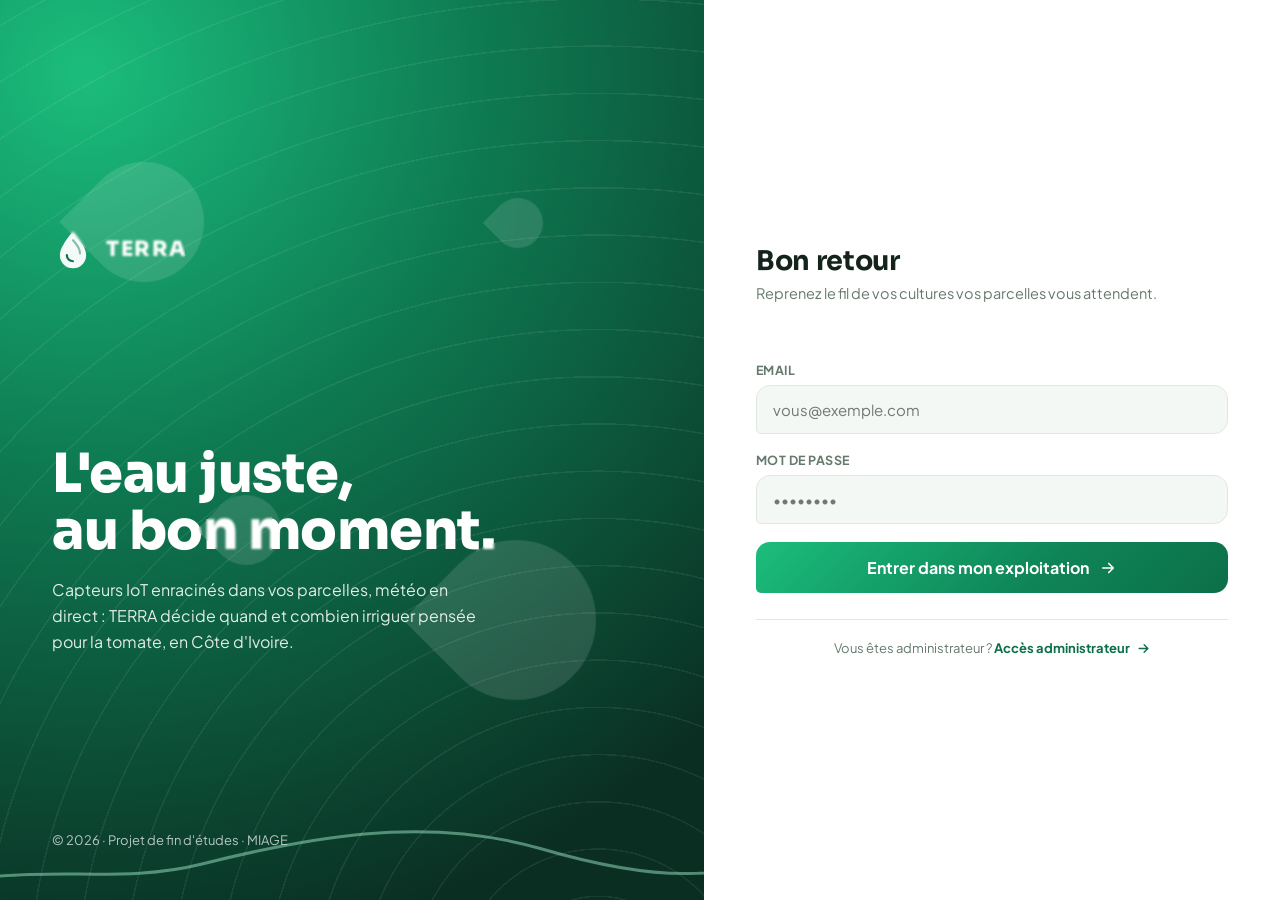
<file: index.html>
<!doctype html>
<html lang="fr">
  <head>
    <meta charset="UTF-8" />
    <meta name="viewport" content="width=device-width, initial-scale=1.0" />
    <title>TERRA</title>
    <link rel="icon" type="image/svg+xml" href="img/logo.png" />
    <link rel="preconnect" href="https://fonts.googleapis.com" />
    <link
      href="https://fonts.googleapis.com/css2?family=Sora:wght@500;600;700;800&family=Plus+Jakarta+Sans:wght@400;500;600;700&display=swap"
      rel="stylesheet"
    />
    <link rel="stylesheet" href="assets/css/style.css" />
  </head>
  <body data-theme="light">
    <section id="login">
      <div class="login-art">
        <div class="drops">
          <span style="width: 120px; height: 120px; top: 18%; left: 12%"></span>
          <span
            style="
              width: 70px;
              height: 70px;
              top: 55%;
              left: 30%;
              animation-delay: 1.5s;
            "
          ></span>
          <span
            style="
              width: 160px;
              height: 160px;
              top: 60%;
              left: 62%;
              animation-delay: 0.7s;
            "
          ></span>
          <span
            style="
              width: 50px;
              height: 50px;
              top: 22%;
              left: 70%;
              animation-delay: 2.2s;
            "
          ></span>
        </div>
        <div class="brandrow">
          <svg class="logo" viewBox="0 0 48 48" fill="none" aria-hidden="true">
            <path
              d="M24 4C24 4 9 20 9 31a15 15 0 0 0 30 0C39 20 24 4 24 4Z"
              fill="#fff"
              opacity=".95"
            />
            <path
              d="M24 14c4.5 4.8 8 10.4 8 15"
              stroke="#0c6f49"
              stroke-width="2.4"
              stroke-linecap="round"
              opacity=".45"
            />
            <path
              d="M24 38a7 7 0 0 1-7-7"
              stroke="#0c6f49"
              stroke-width="2.5"
              stroke-linecap="round"
            />
          </svg>
          TERRA
        </div>
        <div>
          <h1>L'eau juste,<br />au bon moment.</h1>
          <p>
            Capteurs IoT enracinés dans vos parcelles, météo en direct : TERRA
            décide quand et combien irriguer pensée pour la tomate, en Côte
            d'Ivoire.
          </p>
        </div>
        <div style="opacity: 0.7; font-size: 13px">
          © 2026 · Projet de fin d'études · MIAGE
        </div>

        <!-- La vigne qui pousse : signature d'accueil TERRA -->
        <svg
          class="vine"
          viewBox="0 0 900 110"
          fill="none"
          preserveAspectRatio="xMidYMax slice"
          aria-hidden="true"
        >
          <path
            d="M-10 105 C 120 60, 200 95, 300 70 S 520 20, 640 55 S 840 90, 910 40"
            stroke="#9be6c4"
            stroke-width="3"
            stroke-linecap="round"
          />
          <g class="vleaf" style="animation-delay: 1.1s">
            <path d="M150 78 q-16-4-20-18 q16 0 20 13Z" fill="#9be6c4" />
          </g>
          <g class="vleaf" style="animation-delay: 1.6s">
            <path d="M330 62 q4-16 18-20 q0 16-13 20Z" fill="#9be6c4" />
          </g>
          <g class="vleaf" style="animation-delay: 2.1s">
            <path d="M520 38 q-16-4-20-18 q16 0 20 13Z" fill="#9be6c4" />
          </g>
          <g class="vleaf" style="animation-delay: 2.6s">
            <circle cx="690" cy="58" r="8" fill="#ffb08f" />
          </g>
          <g class="vleaf" style="animation-delay: 3s">
            <circle cx="795" cy="70" r="6" fill="#ffb08f" />
          </g>
        </svg>
      </div>

      <div class="login-form">
        <form id="formUser" onsubmit="return doLogin(event);">
          <h2>Bon retour</h2>
          <p class="sub">
            Reprenez le fil de vos cultures vos parcelles vous attendent.
          </p>
          <div class="err" id="errUser"></div>
          <div class="field">
            <label>Email</label
            ><input
              id="userId"
              type="email"
              placeholder="vous@exemple.com"
              autocomplete="username"
            />
          </div>
          <div class="field">
            <label>Mot de passe</label
            ><input
              id="userPass"
              type="password"
              placeholder="••••••••"
              autocomplete="current-password"
            />
          </div>
          <button class="btn-primary" type="submit" id="btnLogin">
            Entrer dans mon exploitation
            <svg width="18" height="18" viewBox="0 0 24 24" fill="none">
              <path
                d="M5 12h14M13 6l6 6-6 6"
                stroke="#fff"
                stroke-width="2.2"
                stroke-linecap="round"
                stroke-linejoin="round"
              />
            </svg>
          </button>
        </form>

        <!-- L'espace administrateur possède sa propre page de connexion, séparée. -->
        <div class="login-switch">
          Vous êtes administrateur ?
          <a href="admin/login.html"
            >Accès administrateur
            <svg viewBox="0 0 24 24" fill="none">
              <path
                d="M5 12h14M13 6l6 6-6 6"
                stroke="currentColor"
                stroke-width="2.2"
                stroke-linecap="round"
                stroke-linejoin="round"
              />
            </svg>
          </a>
        </div>
      </div>
    </section>

    <script src="assets/js/auth.js"></script>
    <script src="assets/js/ui.js"></script>
    <script>
      initTheme();
      // Si une session existe déjà, redirection directe vers le bon espace.
      (function () {
        const u = getCurrentUser();
        if (u) {
          location.href =
            u.role === "administrateur"
              ? "admin/dashboard.html"
              : "pages/dashboard.html";
        }
      })();

      // Connexion via le backend (Supabase Auth) — le rôle vient de l'API.
      async function doLogin(e) {
        e.preventDefault();
        const email = document.getElementById("userId").value.trim();
        const motDePasse = document.getElementById("userPass").value.trim();
        const err = document.getElementById("errUser");
        const btn = document.getElementById("btnLogin");
        if (!email || !motDePasse) {
          err.textContent =
            "Veuillez saisir votre email et votre mot de passe.";
          return false;
        }
        btn.disabled = true;
        err.textContent = "";
        const res = await login(email, motDePasse);
        btn.disabled = false;
        if (!res.ok) {
          err.textContent = res.msg;
          return false;
        }
        location.href =
          res.role === "administrateur"
            ? "admin/dashboard.html"
            : "pages/dashboard.html";
        return false;
      }
    </script>
  </body>
</html>
</file>
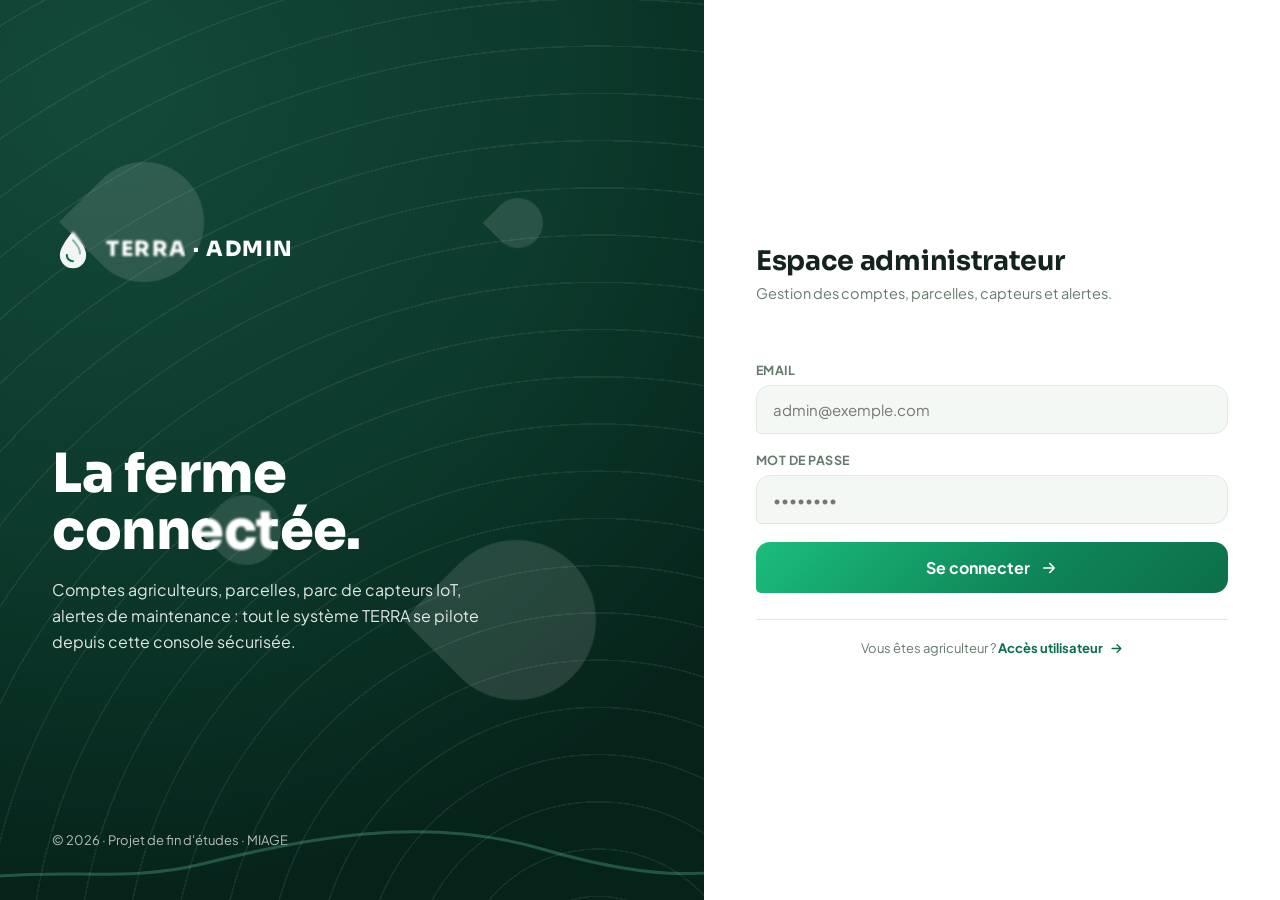
<file: admin/alertes.html>
<!doctype html>
<html lang="fr">
  <head>
    <meta charset="UTF-8" />
    <meta name="viewport" content="width=device-width, initial-scale=1.0" />
    <title>Alertes</title>
    <link rel="preconnect" href="https://fonts.googleapis.com" />
    <link rel="icon" type="image/svg+xml" href="img/logo.png" />
    <link
      href="https://fonts.googleapis.com/css2?family=Sora:wght@500;600;700;800&family=Plus+Jakarta+Sans:wght@400;500;600;700&display=swap"
      rel="stylesheet"
    />
    <link rel="stylesheet" href="../assets/css/style.css" />
    <link rel="icon" type="image/png" href="../img/logo.png">
  </head>
  <body data-theme="light">
    <div id="app">
      <aside id="railMount"></aside>
      <div class="content">
        <div id="topbarMount"></div>
        <main class="main">
          <section class="view">
            <div class="grid">
              <div class="card span12">
                <h3>
                  <i data-ti="cloche"></i>Centre d'alertes
                  <span class="live-pill" style="margin-left: auto"
                    ><span class="dot"></span>TEMPS RÉEL</span
                  >
                </h3>
                <div class="toolbar">
                  <select id="filterEtat" onchange="render()">
                    <option value="">Tous les états</option>
                    <option value="en_attente">En attente</option>
                    <option value="en_intervention">En intervention</option>
                    <option value="repare">Réparé</option>
                  </select>
                </div>
                <div id="alertList"></div>
              </div>
            </div>
          </section>
        </main>
      </div>
    </div>

    <script src="../assets/js/culture.js"></script>
    <script src="../assets/js/auth.js"></script>
    <script src="../assets/js/ui.js"></script>
    <script src="../assets/js/layout.js"></script>
    <script src="../assets/js/realtime.js"></script>
    <script>
      const admin = Layout.mount({
        role: "administrateur",
        active: "alertes",
        title: "",
        greet: "",
      });
      let alertes = [],
        capteurs = [],
        agriculteurs = [];

      async function charger() {
        [alertes, capteurs, agriculteurs] = await Promise.all([
          api("/alertes", { silent: true }).catch(() => []),
          api("/capteurs", { silent: true }).catch(() => []),
          api("/agriculteurs", { silent: true }).catch(() => []),
        ]);
        render();
      }
      charger();

      function capteurDe(id) {
        return capteurs.find((c) => c.id === id);
      }
      function agriNom(id) {
        const a = agriculteurs.find((x) => x.id === id);
        return a ? a.nom : "—";
      }

      function render() {
        const fe = document.getElementById("filterEtat").value;
        const liste = alertes.filter((a) => a.etat !== 'cloture' && (!fe || a.etat === fe));
        const list = document.getElementById("alertList");
        if (!liste.length) {
          list.innerHTML =
            '<div class="empty">Aucune alerte pour ce filtre. Tout va bien 🌱</div>';
          return;
        }
        list.innerHTML = liste
          .map((a) => {
            const c = capteurDe(a.id_capteur);
            const idx = ALERTE_ETAPES.indexOf(a.etat);
            return (
              '<div class="card" style="margin-bottom:14px;box-shadow:none;border-color:var(--line)">' +
              '<div style="display:flex;justify-content:space-between;gap:12px;flex-wrap:wrap">' +
              "<div>" +
              '<div style="font-weight:800;font-family:Sora;font-size:15.5px">' +
              (a.texte || "Alerte capteur") +
              "</div>" +
              '<div style="font-size:12.5px;color:var(--muted);margin-top:4px">Capteur : ' +
              (c ? c.nom : "#" + (a.id_capteur || "—")) +
              " · Signalé par " +
              agriNom(a.id_agriculteur) +
              " · " +
              fmtDate(a.date) +
              "</div>" +
              "</div>" +
              '<span class="chip ' +
              ({
                en_attente: "a",
                en_intervention: "b",
                repare: "g",
                cloture: "gray",
              }[a.etat] || "gray") +
              '">' +
              (ALERTE_LABELS[a.etat] || a.etat) +
              "</span>" +
              "</div>" +
              '<div class="stages" style="margin-top:16px">' +
              ALERTE_ETAPES.map(
                (e, i) =>
                  '<div class="stage ' +
                  (i < idx ? "done" : i === idx ? "cur" : "") +
                  '"><div class="bar"></div><small>' +
                  ALERTE_LABELS[e] +
                  "</small></div>",
              ).join("") +
              "</div>" +
              '<div style="display:flex;gap:8px;margin-top:14px;flex-wrap:wrap">' +
              (idx < ALERTE_ETAPES.length - 1 && ALERTE_ETAPES[idx + 1] !== 'cloture'
                ? '<button class="btn-sm primary" onclick="setEtat(' +
                  a.id +
                  ",'" +
                  ALERTE_ETAPES[idx + 1] +
                  "')\">Passer à « " +
                  ALERTE_LABELS[ALERTE_ETAPES[idx + 1]] +
                  " »</button>"
                : '<span class="chip gray">Traitement terminé</span>') +
              "</div>" +
              "</div>"
            );
          })
          .join("");
      }

      async function setEtat(id, etat) {
        try {
          await api("/alertes/" + id, { method: "PATCH", body: { etat } });
          toast(
            etat === "repare"
              ? "Alerte réparée ✅ — le capteur est remis en service"
              : "Alerte mise à jour ✅",
            "ok",
          );
          charger();
          Layout.refreshAlertBadge();
        } catch (e) {}
      }

      /* Temps réel : les signalements des agriculteurs apparaissent instantanément */
      TerraRealtime.connecter();
      window.addEventListener("terra:alerte_update", () => {
        charger();
        Layout.refreshAlertBadge();
      });
    </script>
  </body>
</html>
</file>
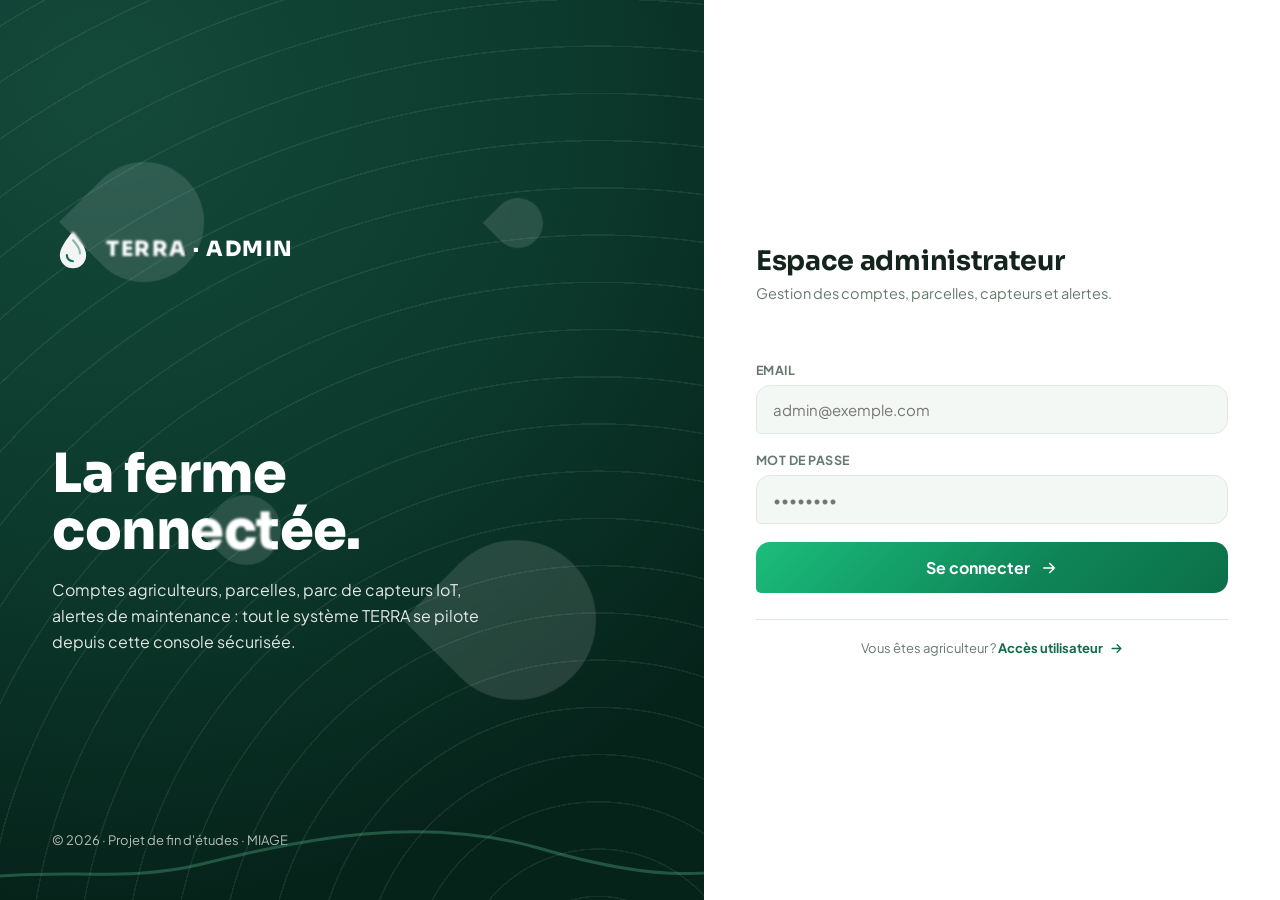
<file: admin/capteurs.html>
<!doctype html>
<html lang="fr">
  <head>
    <meta charset="UTF-8" />
    <meta name="viewport" content="width=device-width, initial-scale=1.0" />
    <title>Capteurs</title>
    <link rel="preconnect" href="https://fonts.googleapis.com" />
    <link rel="icon" type="image/svg+xml" href="img/logo.png" />
    <link
      href="https://fonts.googleapis.com/css2?family=Sora:wght@500;600;700;800&family=Plus+Jakarta+Sans:wght@400;500;600;700&display=swap"
      rel="stylesheet"
    />
    <link rel="stylesheet" href="../assets/css/style.css" />
      <link rel="icon" type="image/png" href="../img/logo.png">
</head>
  <body data-theme="light">
    <div id="app">
      <aside id="railMount"></aside>
      <div class="content">
        <div id="topbarMount"></div>
        <main class="main">
          <section class="view">
            <div class="grid">
              <div class="card span12">
                <h3>
                  <i data-ti="capteur"></i>Capteurs IoT
                  <button
                    class="btn-sm primary"
                    style="margin-left: auto"
                    onclick="openCreate()"
                  >
                    <i data-ti="plus"></i> Ajouter un capteur
                  </button>
                </h3>
                <div class="toolbar">
                  <input
                    type="search"
                    class="grow"
                    id="search"
                    placeholder="Rechercher un capteur..."
                    oninput="renderTable()"
                  />
                  <select id="filterParcelle" onchange="renderTable()">
                    <option value="">Toutes les parcelles</option>
                  </select>
                  <select id="filterEtat" onchange="renderTable()">
                    <option value="">Tous les états</option>
                    <option value="actif">Actif</option>
                    <option value="panne">En panne</option>
                    <option value="hors_ligne">Hors ligne</option>
                    <option value="maintenance">Maintenance</option>
                  </select>
                </div>
                <div class="table-wrap">
                  <table class="htable" id="capTable"></table>
                </div>
              </div>
            </div>
          </section>
        </main>
      </div>
    </div>

    <script src="../assets/js/culture.js"></script>
    <script src="../assets/js/auth.js"></script>
    <script src="../assets/js/ui.js"></script>
    <script src="../assets/js/layout.js"></script>
    <script src="../assets/js/realtime.js"></script>
    <script>
      const admin = Layout.mount({
        role: "administrateur",
        active: "capteurs",
        title: "",
        greet: "",
      });
      let capteurs = [],
        parcelles = [];

      async function charger() {
        [capteurs, parcelles] = await Promise.all([
          api("/capteurs", { silent: true }).catch(() => []),
          api("/parcelles", { silent: true }).catch(() => []),
        ]);
        const fp = document.getElementById("filterParcelle");
        const cur = fp.value;
        fp.innerHTML =
          '<option value="">Toutes les parcelles</option>' +
          parcelles
            .map((p) => '<option value="' + p.id + '">' + p.nom + "</option>")
            .join("");
        fp.value = cur;
        renderTable();
      }
      charger();

      function parcelleNom(id) {
        const p = parcelles.find((x) => x.id === id);
        return p ? p.nom : "#" + id;
      }

      function renderTable() {
        const q = (document.getElementById("search").value || "").toLowerCase();
        const fp = document.getElementById("filterParcelle").value;
        const fe = document.getElementById("filterEtat").value;
        const liste = capteurs.filter(
          (c) =>
            (!q ||
              c.nom.toLowerCase().includes(q) ||
              capteurTypeLabel(c.type).toLowerCase().includes(q)) &&
            (!fp || String(c.id_parcelle) === fp) &&
            (!fe || c.etat === fe),
        );
        const t = document.getElementById("capTable");
        t.innerHTML =
          "<tr><th>Nom</th><th>Type</th><th>Parcelle</th><th>Emplacement</th><th>Batterie</th><th>Dernière comm.</th><th>État</th><th></th></tr>" +
          (liste.length
            ? liste
                .map((c) => {
                  return (
                    "<tr><td><b>" +
                    c.nom +
                    "</b></td><td>" +
                    capteurTypeLabel(c.type) +
                    "</td><td>" +
                    parcelleNom(c.id_parcelle) +
                    "</td><td>" +
                    (c.emplacement || "—") +
                    "</td><td>" +
                    (c.batterie != null ? c.batterie + "%" : "—") +
                    "</td><td>" +
                    (c.derniere_comm
                      ? timeAgo(new Date(c.derniere_comm).getTime())
                      : "—") +
                    "</td>" +
                    '<td><select onchange="changeEtat(' +
                    c.id +
                    ',this.value)">' +
                    CAPTEUR_ETATS.map(
                      (e) =>
                        '<option value="' +
                        e +
                        '" ' +
                        (c.etat === e ? "selected" : "") +
                        ">" +
                        CAPTEUR_LABELS[e] +
                        "</option>",
                    ).join("") +
                    "</select></td>" +
                    '<td class="rowactions"><button class="btn-sm" onclick="openEdit(' +
                    c.id +
                    ')">Modifier</button><button class="btn-sm danger" onclick="removeCapteur(' +
                    c.id +
                    ",'" +
                    c.nom.replace(/'/g, "\\'") +
                    "')\">Supprimer</button></td></tr>"
                  );
                })
                .join("")
            : '<tr><td colspan="8" style="text-align:center;color:var(--muted)">Aucun capteur trouvé</td></tr>');
      }

      async function changeEtat(id, etat) {
        try {
          await api("/capteurs/" + id, { method: "PATCH", body: { etat } });
          toast("État du capteur mis à jour ✅ (diffusé en temps réel)", "ok");
          charger();
        } catch (e) {
          charger();
        }
      }

      function formFields(c) {
        c = c || {
          nom: "",
          type: "humidite_sol",
          id_parcelle: "",
          emplacement: "",
          batterie: 100,
        };
        return (
          '<div class="field"><label>Nom du capteur</label><input id="mNom" value="' +
          c.nom +
          '" placeholder="ex. Sonde humidité du sol"></div>' +
          '<div class="field"><label>Type</label><select id="mType">' +
          CAPTEUR_TYPES.map(
            (t) =>
              '<option value="' +
              t.value +
              '" ' +
              (c.type === t.value ? "selected" : "") +
              ">" +
              t.label +
              "</option>",
          ).join("") +
          "</select></div>" +
          '<div class="field"><label>Emplacement</label><input id="mEmplacement" value="' +
          (c.emplacement || "") +
          '" placeholder="ex. Zone racinaire — rang 3"></div>' +
          '<div class="field"><label>Batterie (%)</label><input id="mBatterie" type="number" min="0" max="100" value="' +
          (c.batterie != null ? c.batterie : "") +
          '"></div>'
        );
      }

      function openCreate() {
        if (!parcelles.length) {
          toast("Créez d'abord une parcelle.", "err");
          return;
        }
        openModal({
          title: "Ajouter un capteur",
          bodyHTML:
            '<div class="field"><label>Parcelle</label><select id="mParcelle">' +
            parcelles
              .map((p) => '<option value="' + p.id + '">' + p.nom + "</option>")
              .join("") +
            "</select></div>" +
            formFields(),
          okText: "Créer",
          danger: false,
          onOk: async () => {
            const nom = document.getElementById("mNom").value.trim();
            const type = document.getElementById("mType").value;
            const b = parseInt(document.getElementById("mBatterie").value, 10);
            if (!nom) {
              toast("Le nom est obligatoire.", "err");
              return;
            }
            try {
              await api("/capteurs", {
                method: "POST",
                body: {
                  id_parcelle: +document.getElementById("mParcelle").value,
                  nom,
                  type,
                  emplacement:
                    document.getElementById("mEmplacement").value.trim() ||
                    null,
                  batterie: isNaN(b) ? null : b,
                },
              });
              closeModal();
              toast("Capteur ajouté ✅", "ok");
              charger();
            } catch (e) {}
          },
        });
      }
      function openEdit(id) {
        const c = capteurs.find((x) => x.id === id);
        openModal({
          title: "Modifier le capteur",
          sub:
            "Parcelle : " +
            parcelleNom(c.id_parcelle) +
            " (fixée à la création).",
          bodyHTML: formFields(c),
          okText: "Enregistrer",
          danger: false,
          onOk: async () => {
            const type = document.getElementById("mType").value;
            const b = parseInt(document.getElementById("mBatterie").value, 10);
            try {
              await api("/capteurs/" + id, {
                method: "PATCH",
                body: {
                  nom: document.getElementById("mNom").value.trim(),
                  type,
                  emplacement:
                    document.getElementById("mEmplacement").value.trim() ||
                    null,
                  batterie: isNaN(b) ? null : b,
                },
              });
              closeModal();
              toast("Capteur mis à jour ✅", "ok");
              charger();
            } catch (e) {}
          },
        });
      }
      function removeCapteur(id, nom) {
        confirmAction(
          "Supprimer définitivement le capteur <b>" +
            nom +
            "</b> et toutes ses mesures ?",
          async () => {
            try {
              await api("/capteurs/" + id, { method: "DELETE" });
              closeModal();
              toast("Capteur supprimé.", "ok");
              charger();
            } catch (e) {}
          },
          { title: "Supprimer le capteur", okText: "Supprimer" },
        );
      }

      /* Temps réel : signalements et changements d'état arrivent sans recharger */
      TerraRealtime.connecter();
      [
        "terra:capteur_update",
        "terra:capteur_delete",
        "terra:alerte_update",
      ].forEach((ev) =>
        window.addEventListener(ev, () => {
          charger();
          Layout.refreshAlertBadge();
        }),
      );
    </script>
  </body>
</html>
</file>
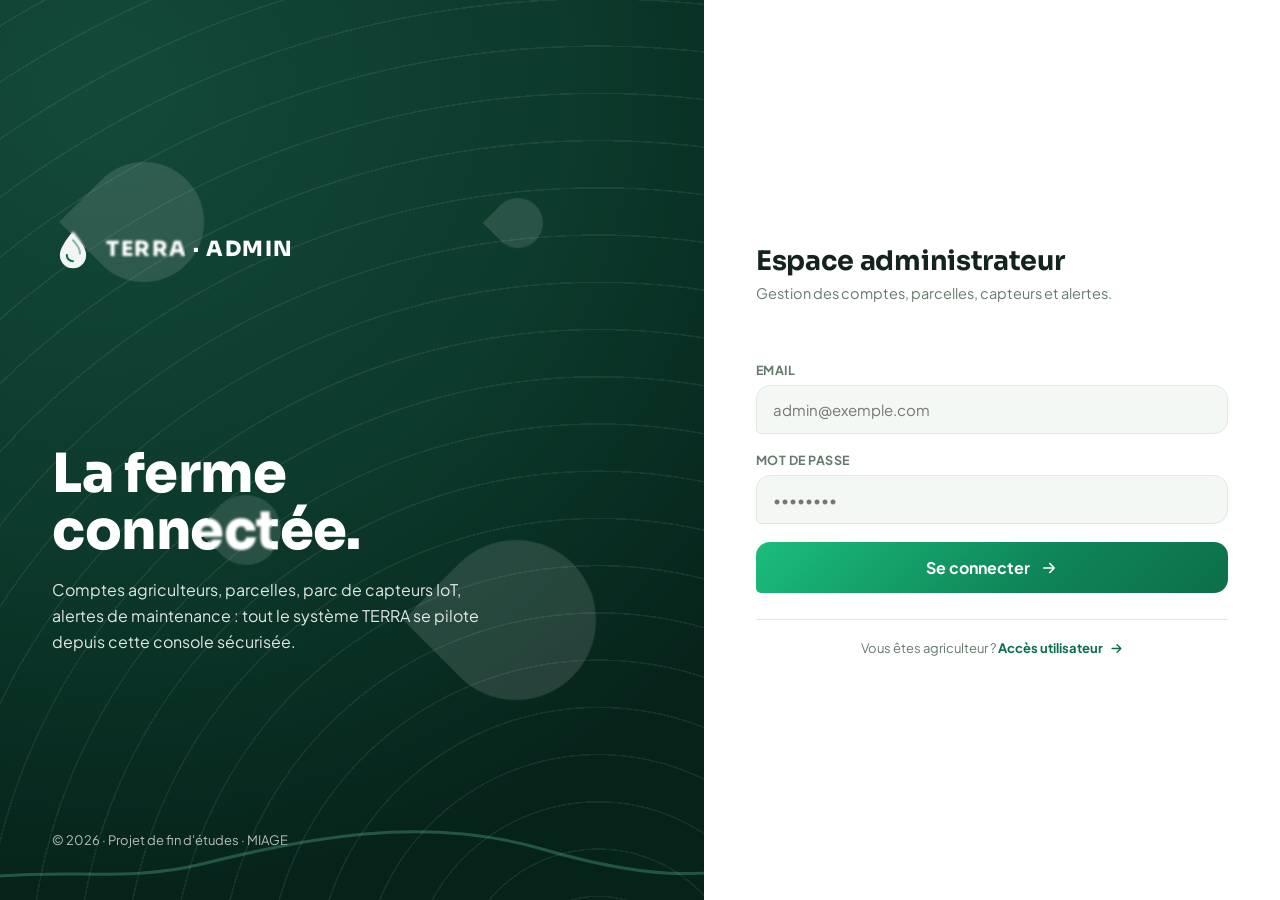
<file: admin/login.html>
<!doctype html>
<html lang="fr">
  <head>
    <meta charset="UTF-8" />
    <meta name="viewport" content="width=device-width, initial-scale=1.0" />
    <title>Administration</title>
    <link rel="preconnect" href="https://fonts.googleapis.com" />
    <link rel="icon" type="image/svg+xml" href="img/logo.png" />
    <link
      href="https://fonts.googleapis.com/css2?family=Sora:wght@500;600;700;800&family=Plus+Jakarta+Sans:wght@400;500;600;700&display=swap"
      rel="stylesheet"
    />
    <link rel="stylesheet" href="../assets/css/style.css" />
      <link rel="icon" type="image/png" href="../img/logo.png">
</head>
  <body data-theme="light">
    <!-- Page de connexion RÉSERVÉE aux administrateurs, distincte du login utilisateur
     (index.html). Le panneau visuel utilise un dégradé plus sombre pour bien
     différencier l'espace d'administration de l'espace agriculteur. -->
    <section id="login">
      <div
        class="login-art"
        style="
          background: radial-gradient(
            120% 90% at 15% 10%,
            #14493a 0%,
            #0c3a2c 55%,
            #06231a 100%
          );
        "
      >
        <div class="drops">
          <span style="width: 120px; height: 120px; top: 18%; left: 12%"></span>
          <span
            style="
              width: 70px;
              height: 70px;
              top: 55%;
              left: 30%;
              animation-delay: 1.5s;
            "
          ></span>
          <span
            style="
              width: 160px;
              height: 160px;
              top: 60%;
              left: 62%;
              animation-delay: 0.7s;
            "
          ></span>
          <span
            style="
              width: 50px;
              height: 50px;
              top: 22%;
              left: 70%;
              animation-delay: 2.2s;
            "
          ></span>
        </div>
        <div class="brandrow">
          <svg class="logo" viewBox="0 0 48 48" fill="none" aria-hidden="true">
            <path
              d="M24 4C24 4 9 20 9 31a15 15 0 0 0 30 0C39 20 24 4 24 4Z"
              fill="#fff"
              opacity=".95"
            />
            <path
              d="M24 14c4.5 4.8 8 10.4 8 15"
              stroke="#0c6f49"
              stroke-width="2.4"
              stroke-linecap="round"
              opacity=".45"
            />
            <path
              d="M24 38a7 7 0 0 1-7-7"
              stroke="#0c6f49"
              stroke-width="2.5"
              stroke-linecap="round"
            />
          </svg>
          TERRA · ADMIN
        </div>
        <div>
          <h1>La ferme connectée.</h1>
          <p>
            Comptes agriculteurs, parcelles, parc de capteurs IoT, alertes de
            maintenance : tout le système TERRA se pilote depuis cette console
            sécurisée.
          </p>
        </div>
        <div style="opacity: 0.7; font-size: 13px">
          © 2026 · Projet de fin d'études · MIAGE
        </div>

        <!-- La vigne qui pousse : signature d'accueil TERRA -->
        <svg
          class="vine"
          viewBox="0 0 900 110"
          fill="none"
          preserveAspectRatio="xMidYMax slice"
          aria-hidden="true"
        >
          <path
            d="M-10 105 C 120 60, 200 95, 300 70 S 520 20, 640 55 S 840 90, 910 40"
            stroke="#3f8a6b"
            stroke-width="3"
            stroke-linecap="round"
          />
          <g class="vleaf" style="animation-delay: 1.1s">
            <path d="M150 78 q-16-4-20-18 q16 0 20 13Z" fill="#3f8a6b" />
          </g>
          <g class="vleaf" style="animation-delay: 1.6s">
            <path d="M330 62 q4-16 18-20 q0 16-13 20Z" fill="#3f8a6b" />
          </g>
          <g class="vleaf" style="animation-delay: 2.1s">
            <path d="M520 38 q-16-4-20-18 q16 0 20 13Z" fill="#3f8a6b" />
          </g>
          <g class="vleaf" style="animation-delay: 2.6s">
            <circle cx="690" cy="58" r="8" fill="#c96a4a" />
          </g>
        </svg>
      </div>
      <div class="login-form">
        <form id="formAdmin" onsubmit="return doAdminLogin(event);">
          <h2>Espace administrateur</h2>
          <p class="sub">
            Gestion des comptes, parcelles, capteurs et alertes.
          </p>
          <div class="err" id="errAdmin"></div>
          <div class="field">
            <label>Email</label
            ><input
              id="adminId"
              type="email"
              placeholder="admin@exemple.com"
              autocomplete="username"
            />
          </div>
          <div class="field">
            <label>Mot de passe</label
            ><input
              id="adminPass"
              type="password"
              placeholder="••••••••"
              autocomplete="current-password"
            />
          </div>
          <button class="btn-primary" type="submit" id="btnLogin">
            Se connecter
            <svg width="18" height="18" viewBox="0 0 24 24" fill="none">
              <path
                d="M5 12h14M13 6l6 6-6 6"
                stroke="#fff"
                stroke-width="2.2"
                stroke-linecap="round"
                stroke-linejoin="round"
              />
            </svg>
          </button>
        </form>

        <!-- Retour vers la connexion des agriculteurs -->
        <div class="login-switch">
          Vous êtes agriculteur ?
          <a href="../index.html"
            >Accès utilisateur
            <svg viewBox="0 0 24 24" fill="none">
              <path
                d="M5 12h14M13 6l6 6-6 6"
                stroke="currentColor"
                stroke-width="2.2"
                stroke-linecap="round"
                stroke-linejoin="round"
              />
            </svg>
          </a>
        </div>
      </div>
    </section>

    <script src="../assets/js/auth.js"></script>
    <script src="../assets/js/ui.js"></script>
    <script>
      initTheme();
      // Si une session existe déjà, on redirige vers le bon espace.
      (function () {
        const u = getCurrentUser();
        if (u) {
          location.href =
            u.role === "administrateur"
              ? "dashboard.html"
              : "../pages/dashboard.html";
        }
      })();

      // Connexion administrateur : le backend détermine le rôle réel du compte.
      async function doAdminLogin(e) {
        e.preventDefault();
        const email = document.getElementById("adminId").value.trim();
        const motDePasse = document.getElementById("adminPass").value.trim();
        const err = document.getElementById("errAdmin");
        const btn = document.getElementById("btnLogin");
        if (!email || !motDePasse) {
          err.textContent =
            "Veuillez saisir votre email et votre mot de passe.";
          return false;
        }
        btn.disabled = true;
        err.textContent = "";
        const res = await login(email, motDePasse);
        btn.disabled = false;
        if (!res.ok) {
          err.textContent = res.msg;
          return false;
        }
        if (res.role !== "administrateur") {
          clearSession();
          err.textContent =
            "Ce compte n'est pas un compte administrateur — utilisez l'accès utilisateur.";
          return false;
        }
        location.href = "dashboard.html";
        return false;
      }
    </script>
  </body>
</html>
</file>
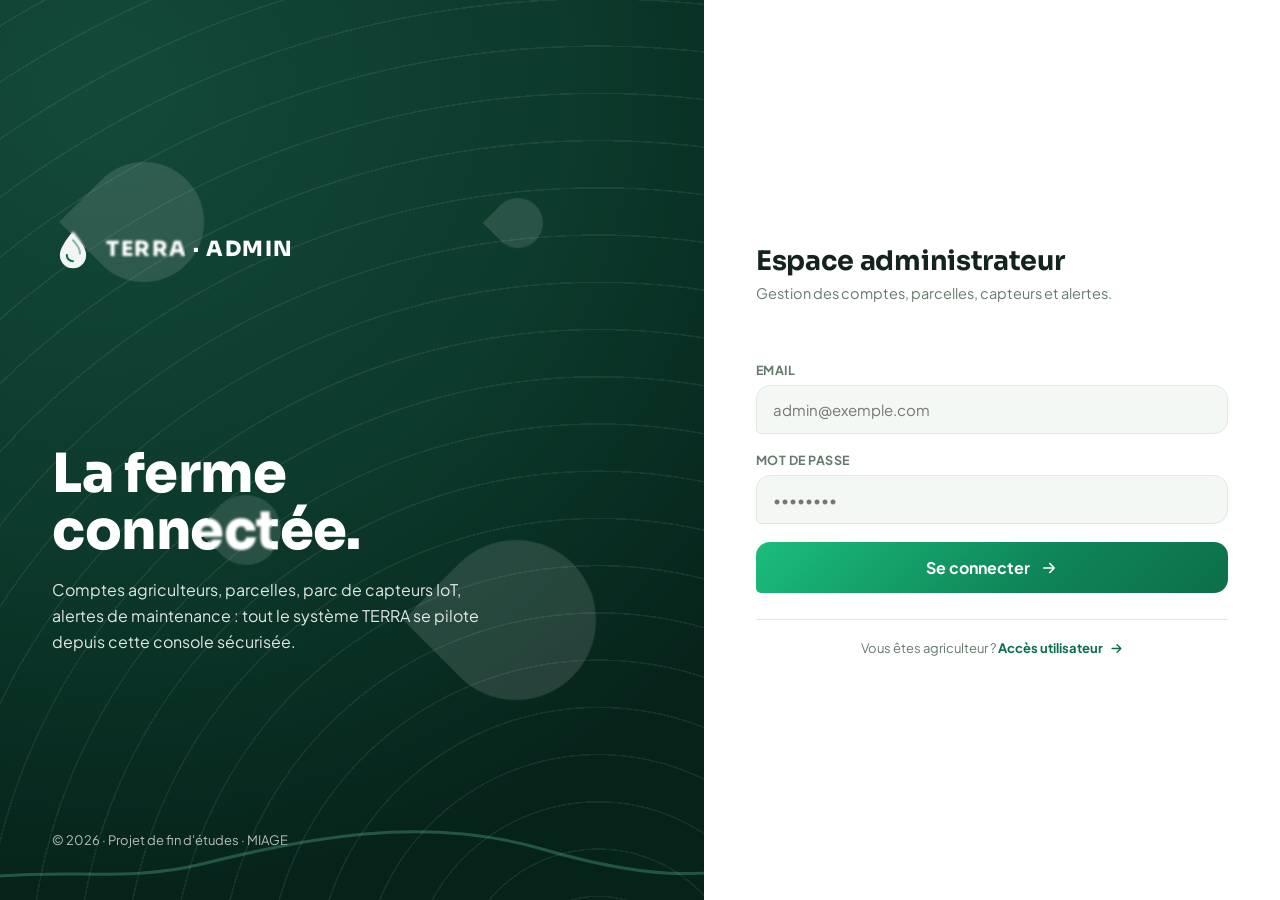
<file: admin/parcelles.html>
<!doctype html>
<html lang="fr">
  <head>
    <meta charset="UTF-8" />
    <meta name="viewport" content="width=device-width, initial-scale=1.0" />
    <title>Parcelles</title>
    <link rel="preconnect" href="https://fonts.googleapis.com" />
    <link rel="icon" type="image/svg+xml" href="img/logo.png" />
    <link
      href="https://fonts.googleapis.com/css2?family=Sora:wght@500;600;700;800&family=Plus+Jakarta+Sans:wght@400;500;600;700&display=swap"
      rel="stylesheet"
    />
    <link rel="stylesheet" href="../assets/css/style.css" />
      <link rel="icon" type="image/png" href="../img/logo.png">
</head>
  <body data-theme="light">
    <div id="app">
      <aside id="railMount"></aside>
      <div class="content">
        <div id="topbarMount"></div>
        <main class="main">
          <section class="view">
            <div class="grid">
              <div class="card span12">
                <h3>
                  <i data-ti="tomate"></i>Parcelles
                  <button
                    class="btn-sm primary"
                    style="margin-left: auto"
                    onclick="openCreate()"
                  >
                    <i data-ti="plus"></i> Ajouter une parcelle
                  </button>
                </h3>
                <div class="toolbar">
                  <input
                    type="search"
                    class="grow"
                    id="search"
                    placeholder="Rechercher une parcelle..."
                    oninput="renderTable()"
                  />
                </div>
                <div class="table-wrap">
                  <table class="htable" id="parcTable"></table>
                </div>
              </div>
            </div>
          </section>
        </main>
      </div>
    </div>

    <script src="../assets/js/culture.js"></script>
    <script src="../assets/js/auth.js"></script>
    <script src="../assets/js/ui.js"></script>
    <script src="../assets/js/layout.js"></script>
    <script>
      const admin = Layout.mount({
        role: "administrateur",
        active: "parcelles",
        title: "",
        greet: "",
      });
      let parcelles = [],
        agriculteurs = [];

      async function charger() {
        [parcelles, agriculteurs] = await Promise.all([
          api("/parcelles", { silent: true }).catch(() => []),
          api("/agriculteurs", { silent: true }).catch(() => []),
        ]);
        renderTable();
      }
      charger();

      function agriNom(id) {
        const a = agriculteurs.find((x) => x.id === id);
        return a ? a.nom : "#" + id;
      }
      function ownerOptions(selected) {
        return agriculteurs
          .map(
            (u) =>
              '<option value="' +
              u.id +
              '" ' +
              (u.id === selected ? "selected" : "") +
              ">" +
              u.nom +
              "</option>",
          )
          .join("");
      }

      function renderTable() {
        const q = (document.getElementById("search").value || "").toLowerCase();
        const liste = parcelles.filter(
          (p) =>
            !q ||
            p.nom.toLowerCase().includes(q) ||
            p.culture.toLowerCase().includes(q) ||
            agriNom(p.id_agriculteur).toLowerCase().includes(q),
        );
        const t = document.getElementById("parcTable");
        t.innerHTML =
          "<tr><th>Nom</th><th>Culture</th><th>Superficie</th><th>Plants</th><th>Plantation</th><th>Jour du cycle</th><th>Propriétaire</th><th>Stade</th><th></th></tr>" +
          (liste.length
            ? liste
                .map((p) => {
                  const info = computeStade(p);
                  return (
                    "<tr><td><b>" +
                    p.nom +
                    "</b></td><td>" +
                    p.culture +
                    "</td><td>" +
                    (p.superficie != null ? p.superficie + " ha" : "—") +
                    "</td><td>" +
                    (p.nombre_plant != null ? p.nombre_plant : "—") +
                    "</td><td>" +
                    fmtDate(p.date_plantation) +
                    "</td><td>" +
                    info.jourActuel +
                    "</td><td>" +
                    agriNom(p.id_agriculteur) +
                    '</td><td><span class="chip g">' +
                    info.stade.label +
                    "</span></td>" +
                    '<td class="rowactions"><button class="btn-sm" onclick="openEdit(' +
                    p.id +
                    ')">Modifier</button><button class="btn-sm danger" onclick="removeParcelle(' +
                    p.id +
                    ",'" +
                    p.nom.replace(/'/g, "\\'") +
                    "')\">Supprimer</button></td></tr>"
                  );
                })
                .join("")
            : '<tr><td colspan="9" style="text-align:center;color:var(--muted)">Aucune parcelle trouvée</td></tr>');
      }

      function formFields(p) {
        p = p || {
          nom: "",
          culture: "Tomate",
          superficie: "",
          nombre_plant: "",
          date_plantation: new Date().toISOString().slice(0, 10),
        };
        return (
          '<div class="field"><label>Nom de la parcelle</label><input id="mNom" value="' +
          p.nom +
          '" placeholder="ex. Parcelle D"></div>' +
          '<div class="field"><label>Culture</label><input id="mCulture" value="' +
          p.culture +
          '"></div>' +
          '<div class="field"><label>Superficie (ha)</label><input id="mSuperficie" type="number" step="0.1" min="0" value="' +
          (p.superficie != null ? p.superficie : "") +
          '"></div>' +
          '<div class="field"><label>Nombre de plants</label><input id="mNbPlant" type="number" min="0" step="1" value="' +
          (p.nombre_plant != null ? p.nombre_plant : "") +
          '" placeholder="ex. 1200"></div>' +
          '<div class="field"><label>Date de plantation</label><input id="mDate" type="date" value="' +
          p.date_plantation +
          '"></div>'
        );
      }
      function lireForm() {
        const sup = parseFloat(document.getElementById("mSuperficie").value);
        const nb = parseInt(document.getElementById("mNbPlant").value, 10);
        return {
          nom: document.getElementById("mNom").value.trim(),
          culture: document.getElementById("mCulture").value.trim() || "Tomate",
          superficie: isNaN(sup) ? null : sup,
          nombre_plant: isNaN(nb) ? null : nb,
          date_plantation: document.getElementById("mDate").value,
        };
      }

      function openCreate() {
        if (!agriculteurs.length) {
          toast(
            "Créez d'abord un compte agriculteur (le propriétaire).",
            "err",
          );
          return;
        }
        openModal({
          title: "Ajouter une parcelle",
          sub: "La parcelle appartient à un agriculteur : elle apparaîtra dans son espace.",
          bodyHTML:
            formFields() +
            '<div class="field"><label>Propriétaire</label><select id="mOwner">' +
            ownerOptions(null) +
            "</select></div>",
          okText: "Créer",
          danger: false,
          onOk: async () => {
            const body = lireForm();
            body.id_agriculteur = +document.getElementById("mOwner").value;
            if (!body.nom || !body.date_plantation) {
              toast("Nom et date de plantation sont obligatoires.", "err");
              return;
            }
            try {
              await api("/parcelles", { method: "POST", body });
              closeModal();
              toast("Parcelle créée ✅", "ok");
              charger();
            } catch (e) {}
          },
        });
      }
      function openEdit(id) {
        const p = parcelles.find((x) => x.id === id);
        openModal({
          title: "Modifier la parcelle",
          sub: "Vous pouvez aussi réattribuer la parcelle à un autre agriculteur.",
          bodyHTML:
            formFields(p) +
            '<div class="field"><label>Propriétaire</label><select id="mOwner">' +
            ownerOptions(p.id_agriculteur) +
            "</select></div>",
          okText: "Enregistrer",
          danger: false,
          onOk: async () => {
            const body = lireForm();
            body.id_agriculteur = +document.getElementById("mOwner").value;
            if (!body.nom || !body.date_plantation) {
              toast("Nom et date de plantation sont obligatoires.", "err");
              return;
            }
            try {
              await api("/parcelles/" + id, { method: "PATCH", body });
              closeModal();
              toast("Parcelle mise à jour ✅", "ok");
              charger();
            } catch (e) {}
          },
        });
      }
      function removeParcelle(id, nom) {
        confirmAction(
          "Supprimer définitivement la parcelle <b>" +
            nom +
            "</b> ?<br>Ses capteurs, mesures et prescriptions seront supprimés en cascade.",
          async () => {
            try {
              await api("/parcelles/" + id, { method: "DELETE" });
              closeModal();
              toast("Parcelle supprimée.", "ok");
              charger();
            } catch (e) {}
          },
          { title: "Supprimer la parcelle", okText: "Supprimer" },
        );
      }
    </script>
  </body>
</html>
</file>
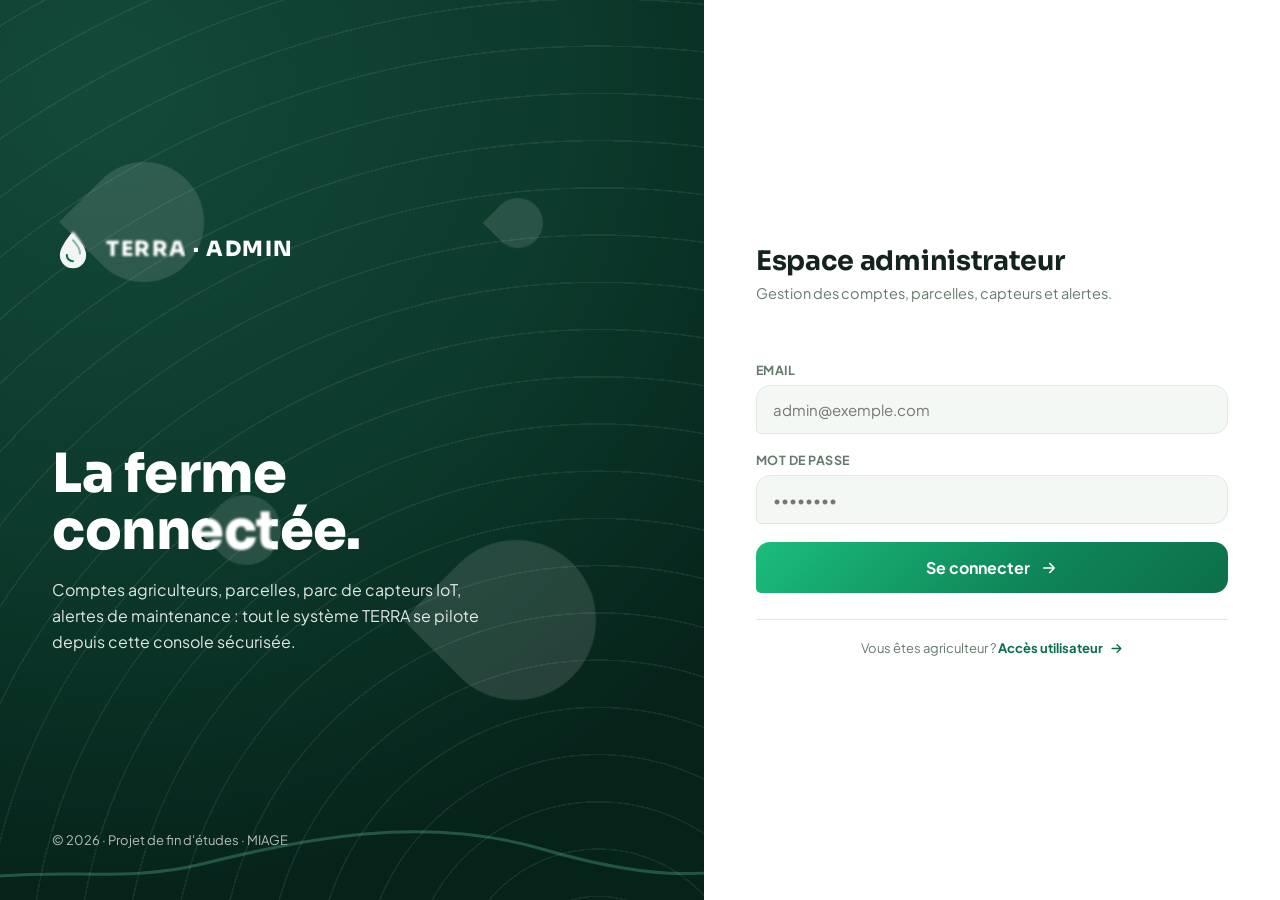
<file: admin/utilisateurs.html>
<!doctype html>
<html lang="fr">
  <head>
    <meta charset="UTF-8" />
    <meta name="viewport" content="width=device-width, initial-scale=1.0" />
    <title>Utilisateurs</title>
    <link rel="preconnect" href="https://fonts.googleapis.com" />
    <link rel="icon" type="image/svg+xml" href="img/logo.png" />
    <link
      href="https://fonts.googleapis.com/css2?family=Sora:wght@500;600;700;800&family=Plus+Jakarta+Sans:wght@400;500;600;700&display=swap"
      rel="stylesheet"
    />
    <link rel="stylesheet" href="../assets/css/style.css" />
      <link rel="icon" type="image/png" href="../img/logo.png">
</head>
  <body data-theme="light">
    <div id="app">
      <aside id="railMount"></aside>
      <div class="content">
        <div id="topbarMount"></div>
        <main class="main">
          <section class="view">
            <div class="grid">
              <div class="card span12">
                <h3>
                  <i data-ti="equipe"></i>Comptes agriculteurs
                  <button
                    class="btn-sm primary"
                    style="margin-left: auto"
                    onclick="openCreate()"
                  >
                    <i data-ti="plus"></i> Créer un compte
                  </button>
                </h3>
                <div class="toolbar">
                  <input
                    type="search"
                    class="grow"
                    id="search"
                    placeholder="Rechercher un agriculteur..."
                    oninput="renderTable()"
                  />
                </div>
                <div class="table-wrap">
                  <table class="htable" id="userTable"></table>
                </div>
              </div>
            </div>
          </section>
        </main>
      </div>
    </div>

    <script src="../assets/js/culture.js"></script>
    <script src="../assets/js/auth.js"></script>
    <script src="../assets/js/ui.js"></script>
    <script src="../assets/js/layout.js"></script>
    <script>
      const admin = Layout.mount({
        role: "administrateur",
        active: "utilisateurs",
        title: "",
        greet: "",
      });
      let agriculteurs = [],
        parcelles = [];

      async function charger() {
        [agriculteurs, parcelles] = await Promise.all([
          api("/agriculteurs", { silent: true }).catch(() => []),
          api("/parcelles", { silent: true }).catch(() => []),
        ]);
        renderTable();
      }
      charger();

      function parcellesDe(idAgri) {
        return parcelles.filter((p) => p.id_agriculteur === idAgri);
      }
      function agriNom(id) {
        const a = agriculteurs.find((x) => x.id === id);
        return a ? a.nom : "—";
      }

      /* Cases à cocher d'attribution : les parcelles existantes
         (hors celles déjà à cet agriculteur), avec leur propriétaire
         actuel — cocher = réattribuer via PATCH /parcelles/{id}. */
      function parcelleCheckboxes(exclureAgriId) {
        const dispo = parcelles.filter(
          (p) => p.id_agriculteur !== exclureAgriId,
        );
        if (!dispo.length)
          return '<div class="reco-why">Aucune parcelle disponible — créez-en depuis la page « Parcelles ».</div>';
        return dispo
          .map(
            (p) =>
              '<label style="display:flex;align-items:center;gap:8px;padding:6px 0;font-size:13.5px;font-weight:600">' +
              '<input type="checkbox" class="mParc" value="' +
              p.id +
              '" style="width:auto"> ' +
              p.nom +
              ' <span class="chip gray">actuellement : ' +
              agriNom(p.id_agriculteur) +
              "</span></label>",
          )
          .join("");
      }
      async function attribuerParcelles(idAgri) {
        const ids = [...document.querySelectorAll(".mParc:checked")].map(
          (i) => +i.value,
        );
        for (const pid of ids)
          await api("/parcelles/" + pid, {
            method: "PATCH",
            body: { id_agriculteur: idAgri },
          });
        return ids.length;
      }

      function renderTable() {
        const q = (document.getElementById("search").value || "").toLowerCase();
        const users = agriculteurs.filter(
          (u) =>
            !q ||
            u.nom.toLowerCase().includes(q) ||
            (u.email || "").toLowerCase().includes(q),
        );
        const t = document.getElementById("userTable");
        t.innerHTML =
          "<tr><th>Nom</th><th>Email</th><th>Parcelles</th><th>Créé le</th><th></th></tr>" +
          (users.length
            ? users
                .map((u) => {
                  const parc = parcellesDe(u.id);
                  return (
                    "<tr><td><b>" +
                    u.nom +
                    "</b></td><td>" +
                    (u.email || "—") +
                    "</td>" +
                    "<td>" +
                    (parc.length
                      ? parc
                          .map(
                            (p) =>
                              '<span class="chip g" style="margin:2px">' +
                              p.nom +
                              "</span>",
                          )
                          .join("")
                      : '<span class="chip gray">Aucune</span>') +
                    "</td>" +
                    "<td>" +
                    (u.cree_le ? fmtDate(u.cree_le) : "—") +
                    "</td>" +
                    '<td class="rowactions"><button class="btn-sm" onclick="openEdit(' +
                    u.id +
                    ')">Modifier</button><button class="btn-sm danger" onclick="removeUser(' +
                    u.id +
                    ",'" +
                    u.nom.replace(/'/g, "\\'") +
                    "')\">Supprimer</button></td></tr>"
                  );
                })
                .join("")
            : '<tr><td colspan="5" style="text-align:center;color:var(--muted)">Aucun agriculteur trouvé</td></tr>');
      }

      function openCreate() {
        openModal({
          title: "Créer un compte agriculteur",
          sub: "Le compte est créé dans Supabase Auth : communiquez ensuite l'email et le mot de passe à l'agriculteur. Attribuez-lui ses parcelles dès maintenant (ou plus tard).",
          bodyHTML:
            '<div class="field"><label>Nom complet</label><input id="mNom" placeholder="ex. Kouassi Yao"></div>' +
            '<div class="field"><label>Email de connexion</label><input id="mEmail" type="email" placeholder="ex. kyao@terra.ci"></div>' +
            '<div class="field"><label>Mot de passe (min. 6 caractères)</label><input id="mPass" type="text" placeholder="mot de passe attribué"></div>' +
            '<div class="field"><label>Parcelles à attribuer</label><div id="mParcBox">' +
            parcelleCheckboxes(null) +
            "</div></div>",
          okText: "Créer le compte",
          danger: false,
          onOk: async () => {
            const nom = document.getElementById("mNom").value.trim();
            const email = document.getElementById("mEmail").value.trim();
            const mot_de_passe = document.getElementById("mPass").value.trim();
            if (!nom || !email || !mot_de_passe) {
              toast("Merci de renseigner tous les champs.", "err");
              return;
            }
            if (mot_de_passe.length < 6) {
              toast(
                "Le mot de passe doit contenir au moins 6 caractères.",
                "err",
              );
              return;
            }
            try {
              const nouveau = await api("/agriculteurs", {
                method: "POST",
                body: { nom, email, mot_de_passe },
              });
              const n = await attribuerParcelles(nouveau.id);
              closeModal();
              toast(
                "Compte créé ✅" +
                  (n ? " " + n + " parcelle(s) attribuée(s)." : "") +
                  " Communiquez les identifiants à l'agriculteur.",
                "ok",
              );
              charger();
            } catch (e) {}
          },
        });
      }

      function openEdit(id) {
        const u = agriculteurs.find((x) => x.id === id);
        const siennes = parcellesDe(id);
        openModal({
          title: "Modifier le compte",
          sub: "Laissez le mot de passe vide pour ne pas le changer.",
          bodyHTML:
            '<div class="field"><label>Nom complet</label><input id="mNom" value="' +
            u.nom +
            '"></div>' +
            '<div class="field"><label>Email</label><input id="mEmail" value="' +
            (u.email || "") +
            '" disabled></div>' +
            '<div class="field"><label>Nouveau mot de passe (optionnel)</label><input id="mPass" type="text" placeholder="min. 6 caractères"></div>' +
            '<div class="field"><label>Ses parcelles</label><div>' +
            (siennes.length
              ? siennes
                  .map(
                    (p) =>
                      '<span class="chip g" style="margin:2px">' +
                      p.nom +
                      "</span>",
                  )
                  .join("")
              : '<span class="chip gray">Aucune</span>') +
            '</div><div class="reco-why" style="margin-top:6px">Pour retirer une parcelle, réattribuez-la depuis la page « Parcelles ».</div></div>' +
            '<div class="field"><label>Attribuer des parcelles supplémentaires</label><div id="mParcBox">' +
            parcelleCheckboxes(id) +
            "</div></div>",
          okText: "Enregistrer",
          danger: false,
          onOk: async () => {
            const nom = document.getElementById("mNom").value.trim();
            const mot_de_passe = document.getElementById("mPass").value.trim();
            if (!nom) {
              toast("Le nom est obligatoire.", "err");
              return;
            }
            if (mot_de_passe && mot_de_passe.length < 6) {
              toast(
                "Le mot de passe doit contenir au moins 6 caractères.",
                "err",
              );
              return;
            }
            const body = { nom };
            if (mot_de_passe) body.mot_de_passe = mot_de_passe;
            try {
              await api("/agriculteurs/" + id, { method: "PATCH", body });
              await attribuerParcelles(id);
              closeModal();
              toast("Compte mis à jour ✅", "ok");
              charger();
            } catch (e) {}
          },
        });
      }

      function removeUser(id, nom) {
        confirmAction(
          "Supprimer définitivement le compte de <b>" +
            nom +
            "</b> ?<br>Ses parcelles, capteurs, mesures et prescriptions seront supprimés en cascade.",
          async () => {
            try {
              await api("/agriculteurs/" + id, { method: "DELETE" });
              closeModal();
              toast("Compte supprimé.", "ok");
              charger();
            } catch (e) {}
          },
          { title: "Supprimer le compte", okText: "Supprimer" },
        );
      }
    </script>
  </body>
</html>
</file>
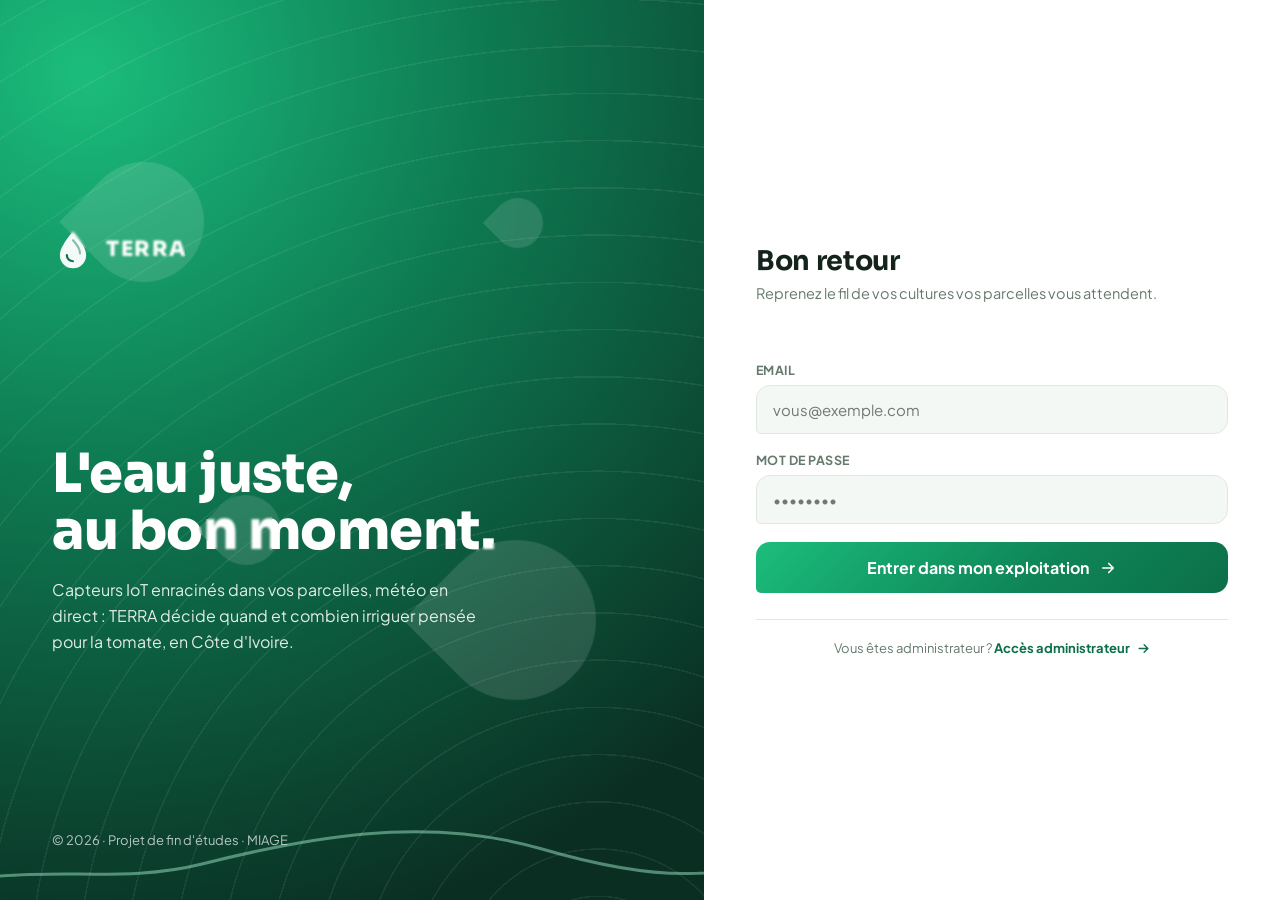
<file: pages/capteurs.html>
<!doctype html>
<html lang="fr">
  <head>
    <meta charset="UTF-8" />
    <meta name="viewport" content="width=device-width, initial-scale=1.0" />
    <title>Capteurs IoT</title>
    <link rel="preconnect" href="https://fonts.googleapis.com" />
    <link rel="icon" type="image/svg+xml" href="img/logo.png" />
    <link
      href="https://fonts.googleapis.com/css2?family=Sora:wght@500;600;700;800&family=Plus+Jakarta+Sans:wght@400;500;600;700&display=swap"
      rel="stylesheet"
    />
    <link rel="stylesheet" href="../assets/css/style.css" />
      <link rel="icon" type="image/png" href="../img/logo.png">
</head>
  <body data-theme="light">
    <div id="app">
      <aside id="railMount"></aside>
      <div class="content">
        <div id="topbarMount"></div>
        <main class="main">
          <section class="view">
            <div class="grid">
              <div
                class="card span12"
                style="
                  display: flex;
                  align-items: center;
                  gap: 14px;
                  flex-wrap: wrap;
                "
              >
                <div>
                  <div
                    style="font-weight: 800; font-family: Sora; font-size: 16px"
                  >
                    Les capteurs
                  </div>
                  <div class="reco-why">
                    Chaque capteur envoie ses mesures au backend. Signalez toute
                    panne : l'administrateur est alerté en temps réel.
                  </div>
                </div>
              </div>
              <div
                class="grid span12"
                id="sensorGrid"
                style="grid-column: span 12"
              ></div>
            </div>
          </section>
        </main>
      </div>
    </div>

    <script src="../assets/js/culture.js"></script>
    <script src="../assets/js/auth.js"></script>
    <script src="../assets/js/ui.js"></script>
    <script src="../assets/js/layout.js"></script>
    <script src="../assets/js/realtime.js"></script>
    <script>
      const user = Layout.mount({
        role: "agriculteur",
        active: "capteurs",
        title: "",
        greet: "",
        parcelleSelector: true,
        onParcelleChange(pid) {
          curParcelle = pid;
          if (pid !== null) {
            skeletonCards("sensorGrid", 3, "span4");
            charger();
          } else vide();
        },
      });
      let curParcelle = null,
        capteurs = [],
        mesures = [],
        alertes = [];

      function vide() {
        document.getElementById("sensorGrid").innerHTML =
          '<div class="card span12 empty">Aucune parcelle — créez en une depuis « Mes parcelles ».</div>';
      }

      async function charger() {
        [capteurs, mesures, alertes] = await Promise.all([
          api("/capteurs?id_parcelle=" + curParcelle, { silent: true }).catch(
            () => [],
          ),
          api("/mesures?id_parcelle=" + curParcelle + "&limit=100", {
            silent: true,
          }).catch(() => []),
          api("/alertes", { silent: true }).catch(() => []),
        ]);
        render();
      }

      /* Icône Terra selon le type physique du capteur */
      function sIcon(type) {
        const t = (type || "").toLowerCase();
        if (t.includes("dht")) return ICONS.thermo;
        if (t.includes("humidite_sol") || t.includes("capacitif"))
          return ICONS.goutte;
        if (t.includes("temp")) return ICONS.thermo;
        if (t.includes("humidite_air")) return ICONS.air;
        if (t.includes("pluie")) return ICONS.pluie;
        return ICONS.capteur;
      }

      function derniereMesure(cid) {
        return mesures.find((m) => m.id_capteur === cid) || null; // l'API renvoie du plus récent au plus ancien
      }

      /* Affiche TOUTES les grandeurs d'une mesure avec leur unité UI :
         capacitif → « 27.6 % » · DHT22 → « 27.6 °C · 30 % ».
         (la base ne stocke que les valeurs numériques) */
      function afficherMesure(type, donnees) {
        const v = valeursMesure(type, donnees);
        const parts = Object.entries(v).map(
          ([g, val]) => val + "<small> " + (UNITES[g] || "") + "</small>",
        );
        return parts.length
          ? parts.join('<small style="color:var(--muted)"> · </small>')
          : '<small style="font-size:15px;color:var(--muted)">Mesure illisible</small>';
      }

      function render() {
        const g = document.getElementById("sensorGrid");
        if (!capteurs.length) {
          g.innerHTML =
            '<div class="card span12 empty">' +
            ticon("capteur") +
            "<div>Aucun capteur déclaré sur cette parcelle.<br>Utilisez « Déclarer un capteur » ci-dessus.</div></div>";
          return;
        }
        g.innerHTML = capteurs
          .map((c) => {
            const openAlert = alertes.find(
              (a) => a.id_capteur === c.id && a.etat !== "cloture",
            );
            const m = derniereMesure(c.id);
            const led =
              c.etat === "actif"
                ? "on"
                : c.etat === "panne"
                  ? "bad"
                  : c.etat === "maintenance"
                    ? "warn"
                    : "";
            const batt = c.batterie != null ? c.batterie : null;
            return (
              '<div class="sensor-card">' +
              '<div class="sensor-top">' +
              '<div class="sensor-ic"><svg viewBox="0 0 24 24" fill="none">' +
              sIcon(c.type) +
              "</svg></div>" +
              '<div><div class="sensor-name">' +
              c.nom +
              '</div><div class="sensor-id">' +
              capteurTypeLabel(c.type) +
              "</div></div>" +
              '<div class="sensor-stat ' +
              c.etat +
              '"><span class="led ' +
              led +
              '"></span><span>' +
              (CAPTEUR_LABELS[c.etat] || c.etat) +
              "</span></div>" +
              "</div>" +
              '<div class="sensor-val">' +
              (c.etat !== "actif"
                ? '<small style="font-size:15px;color:var(--muted)">Signal indisponible</small>'
                : !m
                  ? '<small style="font-size:15px;color:var(--muted)">Aucune mesure reçue</small>'
                  : !mesureEstFraiche(m.date)
                    ? // Même règle de fraîcheur (24h) que le dashboard et le
                      // moteur expert : une valeur périmée ne doit jamais se
                      // présenter avec le même style qu'une lecture fiable.
                      '<small style="font-size:15px;color:var(--amber-ink)">⚠ Donnée obsolète (&gt;24h)</small>'
                    : afficherMesure(c.type, m.donnees)) +
              "</div>" +
              '<div class="sensor-meta"><span style="display:inline-flex;align-items:center;gap:5px">' +
              ticon("parcelle") +
              " " +
              (c.emplacement || "—") +
              "</span><span>" +
              (m
                ? timeAgo(new Date(m.date).getTime())
                : timeAgo(new Date(c.derniere_comm || Date.now()).getTime())) +
              "</span></div>" +
              (batt != null
                ? '<div class="bar-mini"><i style="width:' +
                  batt +
                  "%;background:" +
                  (batt < 20
                    ? "var(--red)"
                    : batt < 45
                      ? "var(--amber)"
                      : "var(--green)") +
                  '"></i></div>'
                : "") +
              '<div class="sensor-meta"><span style="display:inline-flex;align-items:center;gap:5px">' +
              ticon("eclair") +
              " " +
              (batt != null ? "Batterie " + batt + "%" : "Batterie —") +
              "</span>" +
              (openAlert
                ? '<span class="chip a">Signalé — ' +
                  (ALERTE_LABELS[openAlert.etat] || openAlert.etat) +
                  "</span>"
                : '<button class="btn-sm danger" onclick="signaler(' +
                  c.id +
                  ",'" +
                  c.nom.replace(/'/g, "\\'") +
                  "')\">⚠ Signaler une panne</button>") +
              "</div>" +
              "</div>"
            );
          })
          .join("");
      }

      /* Signalement : le capteur passe en panne + alerte créée pour l'admin */
      function signaler(cid, nom) {
        openModal({
          title: "Signaler une panne",
          sub:
            "Le capteur « " +
            nom +
            " » passera en état « panne » et une alerte sera transmise à l'administrateur.",
          bodyHTML:
            '<div class="field"><label>Décrivez le problème constaté</label><textarea id="mTexte" rows="3" style="resize:vertical" placeholder="ex. Ne remonte plus de données depuis ce matin"></textarea></div>',
          okText: "Envoyer l'alerte",
          danger: false,
          onOk: async () => {
            const texte =
              document.getElementById("mTexte").value.trim() ||
              "Panne signalée par " + user.nom;
            try {
              await api("/capteurs/" + cid + "/signaler", {
                method: "POST",
                body: { texte },
              });
              closeModal();
              toast("Alerte envoyée à l'administrateur ✅", "ok");
              charger();
            } catch (e) {}
          },
        });
      }

      /* Déclaration d'un capteur physique installé sur la parcelle */
      function openDeclarer() {
        if (curParcelle === null) {
          toast(
            "Aucune parcelle attribuée — contactez votre administrateur.",
            "err",
          );
          return;
        }
        openModal({
          title: "Déclarer un capteur",
          sub: "Renseignez le capteur physiquement installé sur la parcelle sélectionnée.",
          bodyHTML:
            '<div class="field"><label>Nom</label><input id="mNom" placeholder="ex. Sonde humidité rang 3"></div>' +
            '<div class="field"><label>Type</label><select id="mType">' +
            CAPTEUR_TYPES.map(
              (t) => '<option value="' + t.value + '">' + t.label + "</option>",
            ).join("") +
            "</select></div>" +
            '<div class="field"><label>Emplacement — optionnel</label><input id="mEmp" placeholder="ex. Zone racinaire — rang 3"></div>' +
            '<div class="field"><label>Batterie (%) — optionnel</label><input id="mBatt" type="number" min="0" max="100" placeholder="ex. 95"></div>',
          okText: "Déclarer",
          danger: false,
          onOk: async () => {
            const nom = document.getElementById("mNom").value.trim();
            const type = document.getElementById("mType").value;
            const emplacement =
              document.getElementById("mEmp").value.trim() || null;
            const b = parseInt(document.getElementById("mBatt").value, 10);
            if (!nom) {
              toast("Le nom est obligatoire.", "err");
              return;
            }
            try {
              await api("/capteurs", {
                method: "POST",
                body: {
                  id_parcelle: +curParcelle,
                  nom,
                  type,
                  emplacement,
                  batterie: isNaN(b) ? null : b,
                },
              });
              closeModal();
              toast("Capteur déclaré ✅", "ok");
              charger();
            } catch (e) {}
          },
        });
      }

      /* Temps réel : quand l'admin répare / change l'état d'un capteur,
         ou traite une alerte, la page se met à jour sans rechargement. */
      TerraRealtime.connecter();
      [
        "terra:capteur_update",
        "terra:capteur_delete",
        "terra:alerte_update",
      ].forEach((ev) =>
        window.addEventListener(ev, () => {
          if (curParcelle !== null) charger();
        }),
      );
      window.addEventListener("terra:mesures_bulk", () => {
        if (curParcelle !== null) charger();
      });
    </script>
  </body>
</html>
</file>
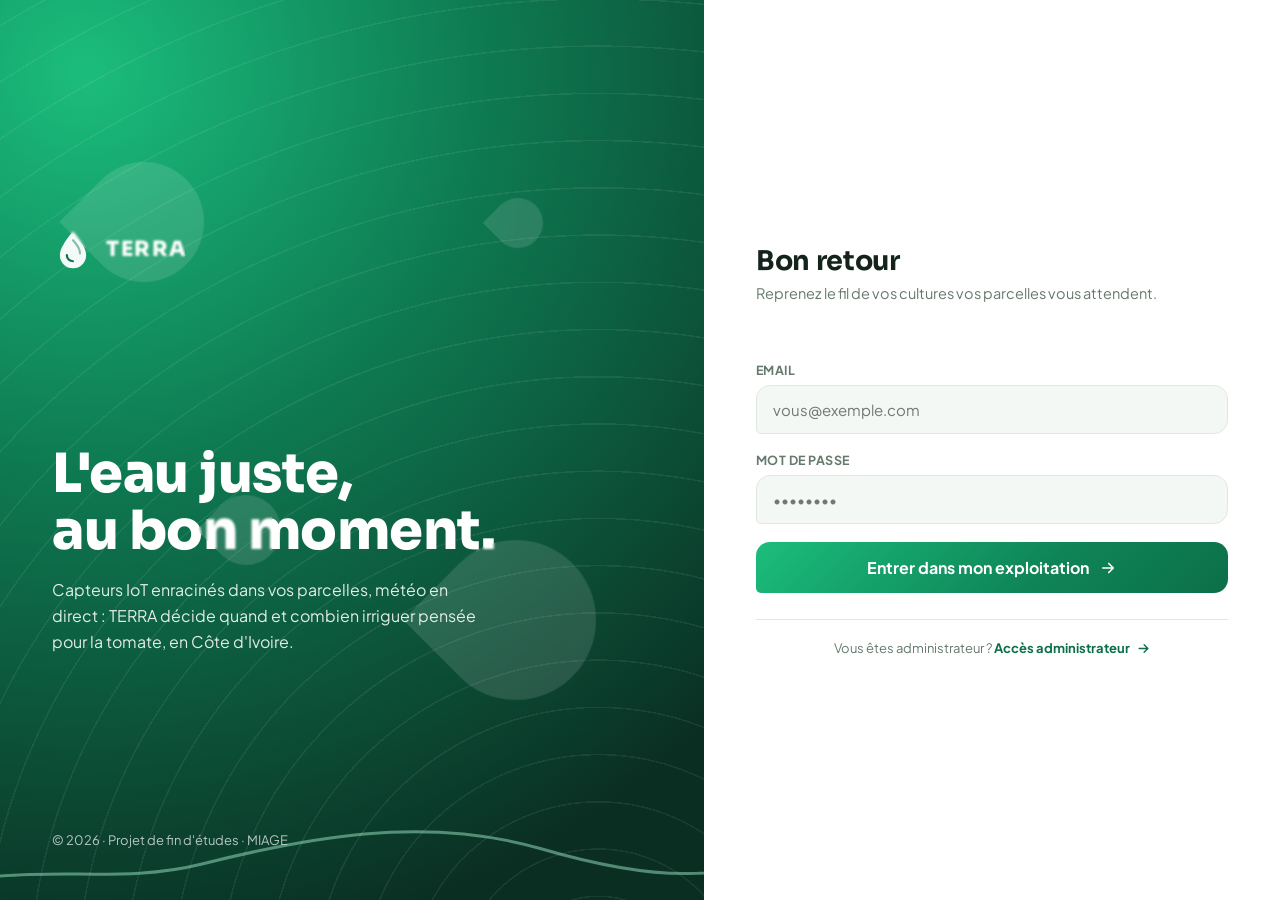
<file: pages/cycle-culture.html>
<!doctype html>
<html lang="fr">
  <head>
    <meta charset="UTF-8" />
    <meta name="viewport" content="width=device-width, initial-scale=1.0" />
    <title>Cycle de culture</title>
    <link rel="preconnect" href="https://fonts.googleapis.com" />
    <link rel="icon" type="image/svg+xml" href="img/logo.png" />
    <link
      href="https://fonts.googleapis.com/css2?family=Sora:wght@500;600;700;800&family=Plus+Jakarta+Sans:wght@400;500;600;700&display=swap"
      rel="stylesheet"
    />
    <link rel="stylesheet" href="../assets/css/style.css" />
      <link rel="icon" type="image/png" href="../img/logo.png">
</head>
  <body data-theme="light">
    <div id="app">
      <aside id="railMount"></aside>
      <div class="content">
        <div id="topbarMount"></div>
        <main class="main">
          <section class="view">
            <div class="grid">
              <div class="card span4 kpi">
                <div
                  class="ic"
                  style="background: var(--green-soft); color: var(--green-d)"
                >
                  <i data-ti="graine"></i>
                </div>
                <div class="kpi-val" id="kJour">--</div>
                <div class="kpi-lab">Jour depuis la plantation</div>
              </div>
              <div class="card span4 kpi">
                <div
                  class="ic"
                  style="background: var(--blue-soft); color: var(--blue)"
                >
                  <i data-ti="feuille"></i>
                </div>
                <div class="kpi-val" id="kProchain">--</div>
                <div class="kpi-lab">Prochain stade</div>
              </div>
              <div class="card span4 kpi">
                <div
                  class="ic"
                  style="background: var(--amber-soft); color: var(--amber-ink)"
                >
                  <i data-ti="historique"></i>
                </div>
                <div class="kpi-val">
                  <span id="kRestant">--</span><small>j</small>
                </div>
                <div class="kpi-lab">Avant le changement de stade</div>
              </div>

              <div class="card span12">
                <h3>
                  <i data-ti="racine"></i>L'évolution de la culture
                  <span id="cultureNom"></span>
                </h3>
                <div class="bar-mini" style="margin: 6px 0 22px">
                  <i id="globalBar" style="width: 0%"></i>
                </div>
                <div class="cycle-track" id="cycleTrack"></div>
              </div>
            </div>
          </section>
        </main>
      </div>
    </div>

    <script src="../assets/js/culture.js"></script>
    <script src="../assets/js/auth.js"></script>
    <script src="../assets/js/ui.js"></script>
    <script src="../assets/js/layout.js"></script>
    <script>
      const user = Layout.mount({
        role: "agriculteur",
        active: "cycle",
        title: "",
        greet: "",
        parcelleSelector: true,
        onParcelleChange(pid) {
          if (pid !== null) render(pid);
          else empty();
        },
      });

      function empty() {
        document.getElementById("cycleTrack").innerHTML =
          '<div class="empty">Aucune parcelle créez-en une depuis « Mes parcelles ».</div>';
      }

      function render(pid) {
        const p = Layout.parcelles.find((x) => String(x.id) === String(pid));
        if (!p) {
          empty();
          return;
        }
        const cycle = dbGetCycle();
        const info = computeStade(p);
        const pct = Math.min(
          100,
          Math.round((info.jourActuel / info.totalJours) * 100),
        );

        document.getElementById("cultureNom").textContent =
          p.culture + "" + p.nom;
        document.getElementById("kJour").textContent = info.jourActuel;
        document.getElementById("kProchain").textContent = info.prochain
          ? info.prochain.label
          : "Fin de cycle";
        document.getElementById("kRestant").textContent = info.prochain
          ? info.joursRestants
          : 0;

        document.getElementById("globalBar").style.width = pct + "%";

        const track = document.getElementById("cycleTrack");
        track.innerHTML = cycle
          .map((s, i) => {
            const state = i < info.idx ? "done" : i === info.idx ? "cur" : "";
            const num = i < info.idx ? "✓" : i + 1;
            let meta = "";
            if (i === info.idx) {
              meta =
                '<span class="chip g">Jour ' +
                (info.jourDansStade + 1) +
                " / " +
                s.dureeJours +
                "</span>" +
                (info.prochain
                  ? '<span class="chip b">Prochain : ' +
                    info.prochain.label +
                    " dans " +
                    info.joursRestants +
                    " j</span>"
                  : '<span class="chip b">Dernier stade du cycle</span>') +
                '<span class="chip a">Seuil bas ' +
                s.seuilBas +
                "% · Cible " +
                s.seuilCible +
                "%</span>";
            } else if (i < info.idx) {
              meta =
                '<span class="chip g" style="display:inline-flex;align-items:center;gap:5px">' +
                ticon("badge") +
                ' Stade franchi</span><span class="chip gray">' +
                s.dureeJours +
                " j</span>";
            } else {
              meta =
                '<span class="chip gray">À venir — ' +
                s.dureeJours +
                " j prévus</span>";
            }
            return (
              '<div class="cycle-step ' +
              state +
              '">' +
              '<div class="node-col"><div class="node">' +
              num +
              "</div>" +
              (i < cycle.length - 1 ? '<div class="connector"></div>' : "") +
              "</div>" +
              '<div class="body"><div class="title">' +
              s.label +
              '</div><div class="desc">' +
              s.desc +
              '</div><div class="meta">' +
              meta +
              "</div></div>" +
              "</div>"
            );
          })
          .join("");
      }
    </script>
  </body>
</html>
</file>
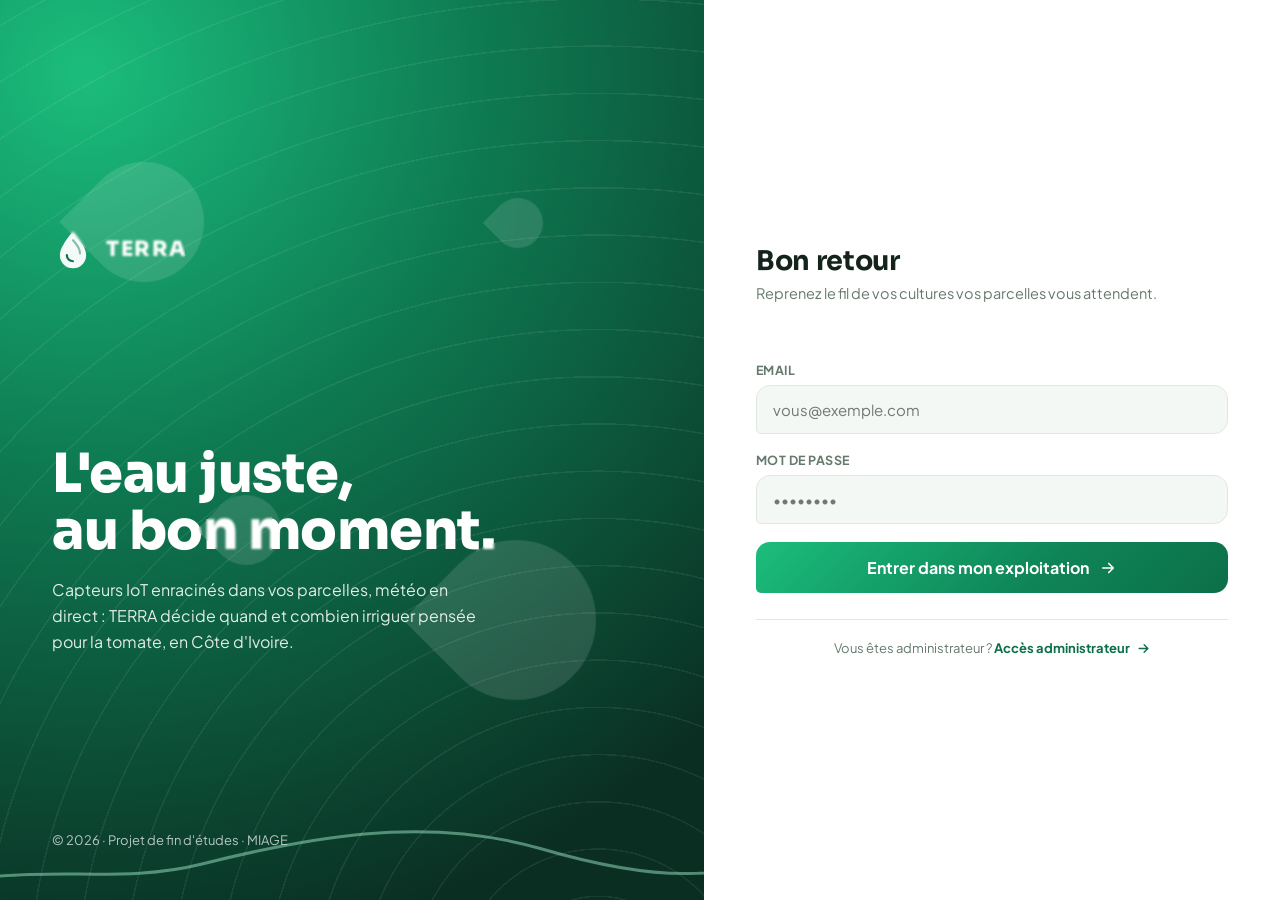
<file: pages/parcelles.html>
<!doctype html>
<html lang="fr">
  <head>
    <meta charset="UTF-8" />
    <meta name="viewport" content="width=device-width, initial-scale=1.0" />
    <title>Mes parcelles</title>
    <link rel="preconnect" href="https://fonts.googleapis.com" />
    <link rel="icon" type="image/svg+xml" href="img/logo.png" />
    <link
      href="https://fonts.googleapis.com/css2?family=Sora:wght@500;600;700;800&family=Plus+Jakarta+Sans:wght@400;500;600;700&display=swap"
      rel="stylesheet"
    />
    <link rel="stylesheet" href="../assets/css/style.css" />
      <link rel="icon" type="image/png" href="../img/logo.png">
</head>
  <body data-theme="light">
    <div id="app">
      <aside id="railMount"></aside>
      <div class="content">
        <div id="topbarMount"></div>
        <main class="main">
          <section class="view">
            <div class="grid">
              <div
                class="card span12"
                style="
                  display: flex;
                  align-items: center;
                  gap: 14px;
                  flex-wrap: wrap;
                "
              >
                <div>
                  <div
                    style="font-weight: 800; font-family: Sora; font-size: 16px"
                  >
                    Vos parcelles
                  </div>
                  <div class="reco-why">
                    Les parcelles vous sont attribuées par l'administrateur,
                    vous saisissez la date de plantation pour démarrer le suivi
                    du cycle.
                  </div>
                </div>
              </div>
              <div
                class="grid span12"
                id="parcellesGrid"
                style="grid-column: span 12"
              ></div>
            </div>
          </section>
        </main>
      </div>
    </div>

    <script src="../assets/js/culture.js"></script>
    <script src="../assets/js/auth.js"></script>
    <script src="../assets/js/ui.js"></script>
    <script src="../assets/js/layout.js"></script>
    <script>
      const user = Layout.mount({
        role: "agriculteur",
        active: "parcelles",
        title: "",
        greet: "",
      });
      let parcelles = [];

      skeletonCards("parcellesGrid", 3, "span4");
      chargement();

      async function chargement() {
        try {
          await chargerProfilCulture(); // stades réels avant computeStade
          parcelles = await api("/parcelles");
        } catch (e) {
          parcelles = [];
        }
        renderParcelles();
        Layout.hydrateIcons();
      }

      function renderParcelles() {
        const g = document.getElementById("parcellesGrid");
        if (!parcelles.length) {
          g.innerHTML =
            '<div class="card span12 empty">' +
            ticon("parcelle") +
            "<div>Aucune parcelle ne vous est attribuée pour le moment.<br>Contactez votre administrateur : c'est lui qui crée et attribue les parcelles.</div></div>";
          return;
        }
        g.innerHTML = parcelles
          .map((p) => {
            const info = computeStade(p);
            const pct = Math.min(
              100,
              Math.round((info.jourActuel / info.totalJours) * 100),
            );
            return (
              '<div class="card span4">' +
              "<h3>" +
              ticon("tomate") +
              " " +
              p.nom +
              ' <span class="chip g" style="margin-left:auto">' +
              p.culture +
              "</span></h3>" +
              '<div style="display:flex;justify-content:space-between;font-size:13.5px;color:var(--muted);margin-bottom:6px">' +
              '<span>Superficie : <b style="color:var(--ink)">' +
              (p.superficie != null ? p.superficie + " ha" : "—") +
              "</b></span>" +
              '<span>Stade : <b style="color:var(--ink)">' +
              info.stade.label +
              "</b></span>" +
              "</div>" +
              '<div style="display:flex;justify-content:space-between;font-size:13.5px;color:var(--muted);margin-bottom:10px">' +
              '<span>Nombre de plants : <b style="color:var(--ink)">' +
              (p.nombre_plant != null ? p.nombre_plant : "—") +
              "</b></span>" +
              "</div>" +
              '<div class="bar-mini" style="margin-top:0"><i style="width:' +
              pct +
              '%"></i></div>' +
              '<div style="font-size:11.5px;color:var(--muted);margin-top:6px">Aventure du cycle : <b style="color:var(--green-d)">' +
              pct +
              "%</b> — jour " +
              info.jourActuel +
              " sur " +
              info.totalJours +
              "</div>" +
              '<div class="field" style="margin-top:16px"><label>Date de plantation</label><input type="date" id="date_' +
              p.id +
              '" value="' +
              p.date_plantation +
              '"></div>' +
              '<div style="display:flex;gap:8px">' +
              '<button class="btn-sm primary" style="flex:1;justify-content:center" onclick="saveDate(' +
              p.id +
              ')">Enregistrer</button>' +
              '<button class="btn-sm" style="flex:1;justify-content:center" onclick="consulter(' +
              p.id +
              ')">Consulter →</button>' +
              "</div>" +
              "</div>"
            );
          })
          .join("");
      }

      /* Seule action de l'agriculteur sur sa parcelle : la date de plantation
   (le backend refuse tout autre champ pour ce rôle). */
      async function saveDate(pid) {
        const v = document.getElementById("date_" + pid).value;
        if (!v) {
          toast("Veuillez choisir une date valide.", "err");
          return;
        }
        try {
          await api("/parcelles/" + pid, {
            method: "PATCH",
            body: { date_plantation: v },
          });
          toast("Date de plantation mise à jour ✅", "ok");
          chargement();
        } catch (e) {}
      }
      function consulter(pid) {
        localStorage.setItem("terra_active_parcelle_" + user.id, pid);
        location.href = "dashboard.html";
      }
    </script>
  </body>
</html>
</file>
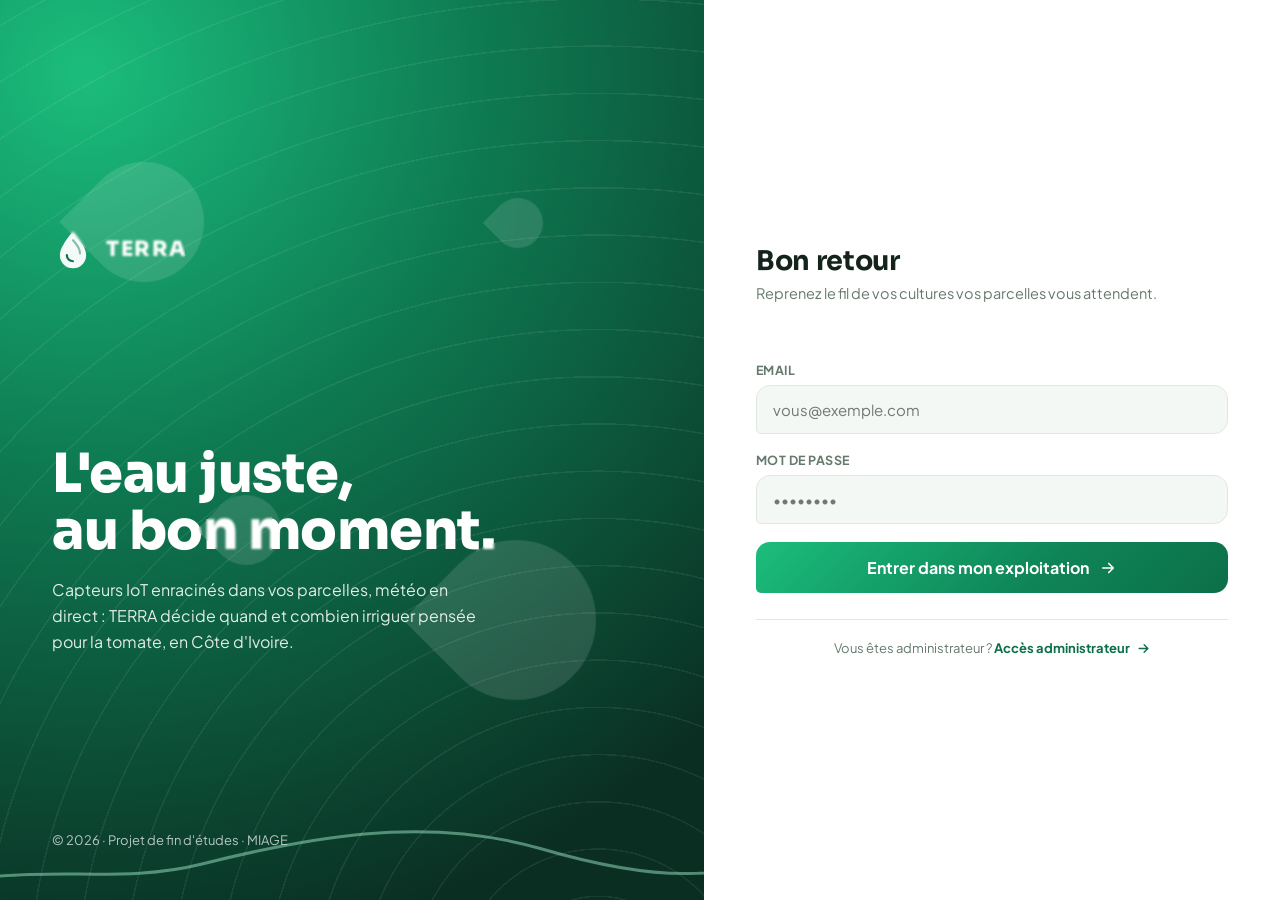
<file: pages/profil.html>
<!doctype html>
<html lang="fr">
  <head>
    <meta charset="UTF-8" />
    <meta name="viewport" content="width=device-width, initial-scale=1.0" />
    <title>Mon profil</title>
    <link rel="icon" type="image/svg+xml" href="img/logo.png" />
    <link rel="preconnect" href="https://fonts.googleapis.com" />
    <link
      href="https://fonts.googleapis.com/css2?family=Sora:wght@500;600;700;800&family=Plus+Jakarta+Sans:wght@400;500;600;700&display=swap"
      rel="stylesheet"
    />
    <link rel="stylesheet" href="../assets/css/style.css" />
      <link rel="icon" type="image/png" href="../img/logo.png">
</head>
  <body data-theme="light">
    <div id="app">
      <aside id="railMount"></aside>
      <div class="content">
        <div id="topbarMount"></div>
        <main class="main">
          <section class="view">
            <div class="grid">
              <div
                class="card span4"
                style="
                  text-align: center;
                  display: flex;
                  flex-direction: column;
                  align-items: center;
                  justify-content: center;
                "
              >
                <div
                  class="avatar"
                  id="bigAvatar"
                  style="
                    width: 84px;
                    height: 84px;
                    font-size: 32px;
                    margin: 0 auto 16px;
                  "
                ></div>
                <div
                  style="font-weight: 800; font-family: Sora; font-size: 19px"
                  id="pNom"
                >
                  —
                </div>
                <div
                  style="
                    color: var(--muted);
                    font-size: 13.5px;
                    margin-top: 2px;
                  "
                >
                  Agriculteur
                </div>
              </div>
              <div class="card span8">
                <h3><i data-ti="profil"></i>Informations du compte</h3>
                <div class="field">
                  <label>Nom complet</label><input id="fNom" disabled />
                </div>
                <div class="field">
                  <label>Email de connexion</label
                  ><input id="fEmail" disabled />
                </div>
                <div class="field">
                  <label>Identifiant TERRA</label><input id="fId" disabled />
                </div>
              </div>

              <div class="card span12">
                <h3><i data-ti="tomate"></i>Mes parcelles</h3>
                <div class="table-wrap">
                  <table class="htable" id="parcTable"></table>
                </div>
              </div>
            </div>
          </section>
        </main>
      </div>
    </div>

    <script src="../assets/js/culture.js"></script>
    <script src="../assets/js/auth.js"></script>
    <script src="../assets/js/ui.js"></script>
    <script src="../assets/js/layout.js"></script>
    <script>
      const user = Layout.mount({
        role: "agriculteur",
        active: "profil",
        title: "",
        greet: "",
      });

      document.getElementById("bigAvatar").textContent =
        user.nom[0].toUpperCase();
      document.getElementById("pNom").textContent = user.nom;
      document.getElementById("fNom").value = user.nom;
      document.getElementById("fEmail").value = user.email || "—";
      document.getElementById("fId").value = "#" + user.id;

      /* L'email n'est pas dans la session ? On le récupère via /auth/me à défaut. */
      if (!user.email) {
        api("/auth/me", { silent: true })
          .then((me) => {
            if (me && me.profil && me.profil.email)
              document.getElementById("fEmail").value = me.profil.email;
          })
          .catch(() => {});
      }

      async function chargerParcelles() {
        let parcelles = [];
        try {
          await chargerProfilCulture(); // stades réels avant computeStade
          parcelles = await api("/parcelles");
        } catch (e) {}
        const t = document.getElementById("parcTable");
        t.innerHTML =
          "<tr><th>Nom</th><th>Culture</th><th>Superficie</th><th>Plants</th><th>Date de plantation</th><th>Jour du cycle</th><th>Stade actuel</th></tr>" +
          (parcelles.length
            ? parcelles
                .map((p) => {
                  const info = computeStade(p);
                  return (
                    "<tr><td><b>" +
                    p.nom +
                    "</b></td><td>" +
                    p.culture +
                    "</td><td>" +
                    (p.superficie != null ? p.superficie + " ha" : "—") +
                    "</td><td>" +
                    (p.nombre_plant != null ? p.nombre_plant : "—") +
                    "</td><td>" +
                    fmtDate(p.date_plantation) +
                    "</td><td>" +
                    info.jourActuel +
                    " / " +
                    info.totalJours +
                    '</td><td><span class="chip g">' +
                    info.stade.label +
                    "</span></td></tr>"
                  );
                })
                .join("")
            : '<tr><td colspan="7" style="text-align:center;color:var(--muted)">Aucune parcelle — créez-en une depuis « Mes parcelles »</td></tr>');
      }
      chargerParcelles();
    </script>
  </body>
</html>
</file>
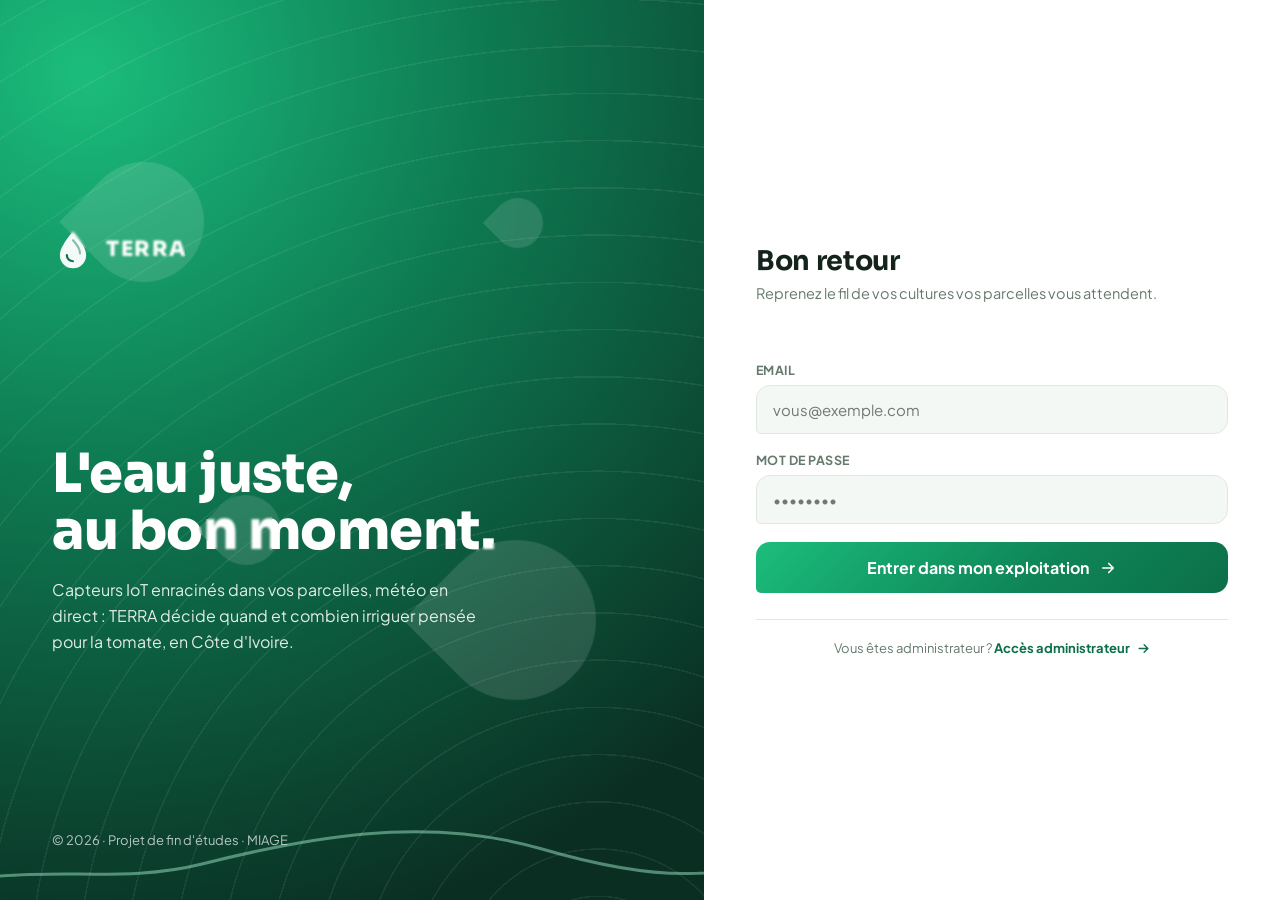
<file: pages/recommandations.html>
<!doctype html>
<html lang="fr">
  <head>
    <meta charset="UTF-8" />
    <meta name="viewport" content="width=device-width, initial-scale=1.0" />
    <title>Recommandations</title>
    <link rel="icon" type="image/svg+xml" href="img/logo.png" />
    <link rel="preconnect" href="https://fonts.googleapis.com" />
    <link
      href="https://fonts.googleapis.com/css2?family=Sora:wght@500;600;700;800&family=Plus+Jakarta+Sans:wght@400;500;600;700&display=swap"
      rel="stylesheet"
    />
    <link rel="stylesheet" href="../assets/css/style.css" />
      <link rel="icon" type="image/png" href="../img/logo.png">
</head>
  <body data-theme="light">
    <div id="app">
      <aside id="railMount"></aside>
      <div class="content">
        <div id="topbarMount"></div>
        <main class="main">
          <section class="view">
            <div class="grid">
              <div class="card span12">
                <h3><i data-ti="goutte"></i>Missions du jour</h3>
                <div id="todoList"></div>
              </div>
              <div class="card span12">
                <h3><i data-ti="check"></i>Missions accomplies récemment</h3>
                <div id="doneList"></div>
              </div>
            </div>
          </section>
        </main>
      </div>
    </div>

    <script src="../assets/js/culture.js"></script>
    <script src="../assets/js/auth.js"></script>
    <script src="../assets/js/ui.js"></script>
    <script src="../assets/js/layout.js"></script>
    <script src="../assets/js/realtime.js"></script>
    <script>
      const user = Layout.mount({
        role: "agriculteur",
        active: "recommandations",
        title: "",
        greet: "",
        parcelleSelector: true,
        onParcelleChange(pid) {
          curParcelle = pid;
          if (pid !== null) charger();
          else vide();
        },
      });
      let curParcelle = null,
        prescriptions = [];
      const PRIO_CHIP = { haute: "r", moyenne: "a", basse: "gray" };
      const PRIO_LABEL = {
        haute: "Priorité haute",
        moyenne: "Priorité moyenne",
        basse: "Priorité basse",
      };

      function vide() {
        document.getElementById("todoList").innerHTML =
          '<div class="empty">Aucune parcelle sélectionnée.</div>';
        document.getElementById("doneList").innerHTML = "";
      }

      async function charger() {
        try {
          prescriptions = await api(
            "/prescriptions?id_parcelle=" + curParcelle + "&limit=100",
          );
        } catch (e) {
          prescriptions = [];
        }
        render();
      }

      function render() {
        const todo = prescriptions.filter((p) => p.etat === "a_faire");
        const done = prescriptions
          .filter((p) => p.etat === "faite")
          .slice(0, 8);

        const todoEl = document.getElementById("todoList");
        todoEl.innerHTML = todo.length
          ? todo.map((p) => cardTodo(p)).join("")
          : '<div class="empty">Aucune action en attente — tout est sous contrôle 🌱</div>';

        const doneEl = document.getElementById("doneList");
        doneEl.innerHTML = done.length
          ? '<div class="table-wrap"><table class="htable"><tr><th>Fait le</th><th>Recommandation</th><th>Volume</th><th>Pourquoi</th></tr>' +
            done
              .map((p) => {
                const f = formatPrescription(p);
                return (
                  "<tr><td>" +
                  fmtDate(p.date_faite || p.date) +
                  "</td><td>" +
                  f.action +
                  "</td><td>" +
                  (p.volume_eau ? p.volume_eau + " L/m²" : "—") +
                  '</td><td style="color:var(--muted)">' +
                  (f.pourquoi || "—") +
                  "</td></tr>"
                );
              })
              .join("") +
            "</table></div>"
          : '<div class="empty">Aucune mission accomplie pour cette parcelle.</div>';
      }

      function cardTodo(p) {
        const f = formatPrescription(p);
        return (
          '<div class="mission prio-' +
          (p.priorite || "moyenne") +
          '">' +
          '<div style="display:flex;justify-content:space-between;gap:12px;flex-wrap:wrap">' +
          '<div style="min-width:0;flex:1">' +
          // Volet 1 : POURQUOI
          '<div class="reco-bullet"><b>' +
          f.pourquoiLabel +
          "</b> " +
          esc(f.pourquoi) +
          "</div>" +
          // Volet 2 : RECOMMANDATION / ACTION REQUISE
          '<div class="reco-bullet" style="margin-top:8px"><b>' +
          f.actionLabel +
          " :</b> " +
          esc(f.action) +
          "</div>" +
          // Puces (priorité, volume) + pied daté
          '<div style="margin-top:10px;display:flex;gap:8px;flex-wrap:wrap;align-items:center">' +
          '<span class="chip ' +
          (PRIO_CHIP[p.priorite] || "a") +
          '">' +
          (PRIO_LABEL[p.priorite] || "Priorité moyenne") +
          "</span>" +
          (p.duree_irrigation_minutes
            ? '<span class="chip b">' +
              p.duree_irrigation_minutes +
              " min d'arrosage</span>"
            : "") +
          "</div>" +
          '<div style="margin-top:8px;font-size:12px;color:var(--muted)">' +
          f.footer +
          "</div>" +
          "</div>" +
          '<div style="display:flex;align-items:center"><button class="btn-sm primary" onclick="faire(' +
          p.id +
          ')">' +
          ticon("check") +
          " Mission accomplie</button></div>" +
          "</div>" +
          "</div>"
        );
      }

      async function faire(id) {
        try {
          await api("/prescriptions/" + id + "/faite", { method: "POST" });
          toast("Mission accomplie 🌱 — votre plante vous remercie", "ok");
          charger();
        } catch (e) {}
      }

      /* Temps réel : si le backend pousse des prescriptions, la liste se rafraîchit */
      TerraRealtime.connecter();
      window.addEventListener("terra:prescriptions_bulk", () => {
        if (curParcelle !== null) charger();
      });
      window.addEventListener("terra:prescription_update", () => {
        if (curParcelle !== null) charger();
      });
    </script>
  </body>
</html>
</file>
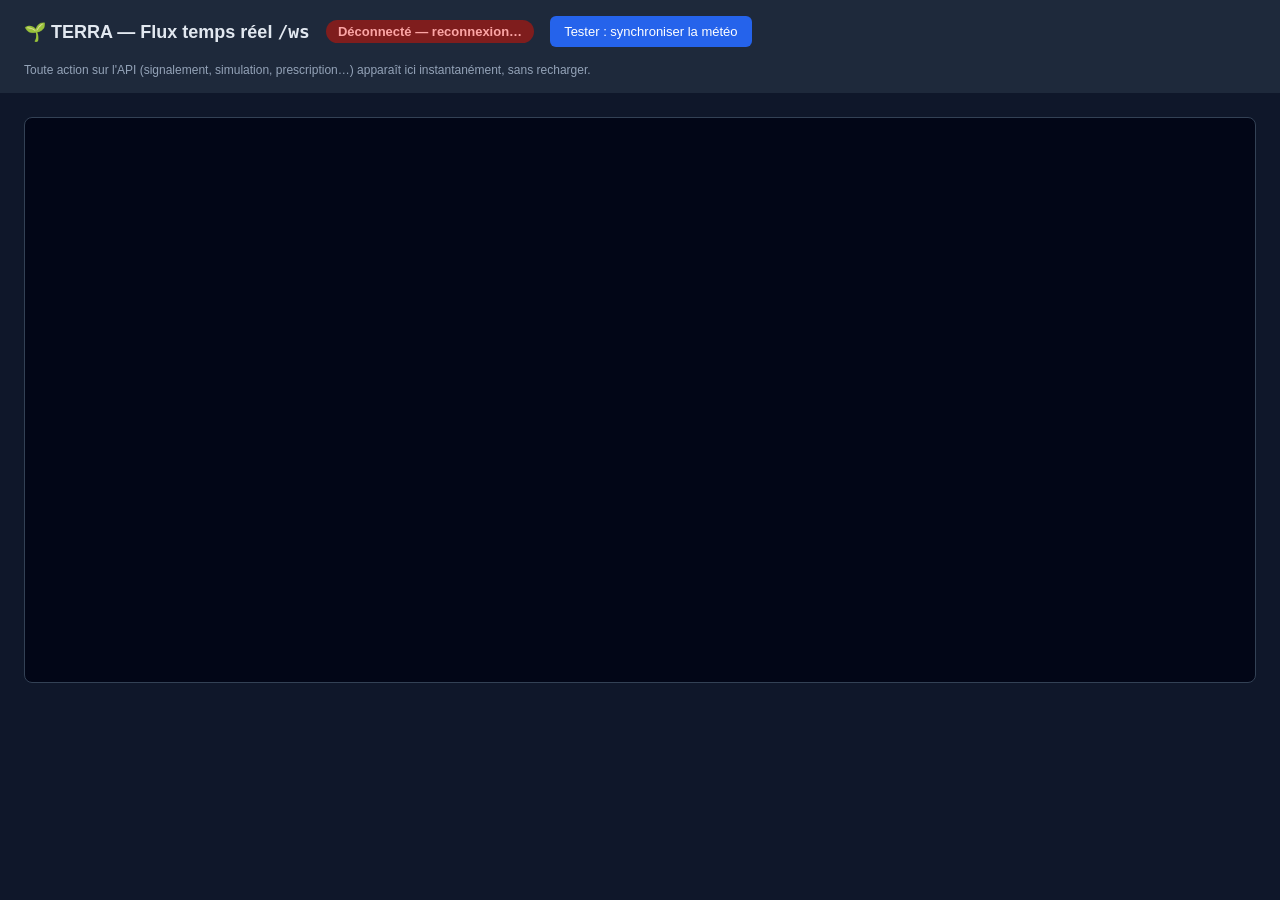
<file: app/static/ws_demo.html>
<!DOCTYPE html>
<html lang="fr">
<head>
<meta charset="utf-8">
<title>TERRA — Démo temps réel (WebSocket)</title>
<style>
  body{font-family:'Segoe UI',Arial,sans-serif;margin:0;background:#0f172a;color:#e2e8f0}
  header{padding:16px 24px;background:#1e293b;display:flex;align-items:center;gap:16px;flex-wrap:wrap}
  h1{font-size:18px;margin:0}
  #statut{padding:4px 12px;border-radius:12px;font-size:13px;font-weight:bold}
  .ok{background:#14532d;color:#86efac}.ko{background:#7f1d1d;color:#fca5a5}
  button{background:#2563eb;color:#fff;border:none;padding:8px 14px;border-radius:6px;cursor:pointer;font-size:13px}
  button:hover{background:#1d4ed8}
  #compteurs{display:flex;gap:10px;padding:12px 24px;flex-wrap:wrap}
  .badge{background:#1e293b;border:1px solid #334155;border-radius:8px;padding:6px 12px;font-size:12px}
  .badge b{color:#38bdf8}
  #journal{margin:0 24px 24px;background:#020617;border:1px solid #334155;border-radius:8px;
           padding:12px;height:60vh;overflow-y:auto;font-family:Consolas,monospace;font-size:12px}
  .evt{padding:6px 8px;border-bottom:1px solid #1e293b}
  .evt time{color:#64748b;margin-right:8px}
  .evt .type{display:inline-block;min-width:150px;font-weight:bold;color:#38bdf8}
  .evt.meteo .type{color:#fbbf24}.evt.alerte .type{color:#f87171}
  .evt.capteur .type{color:#a78bfa}.evt.prescription .type{color:#4ade80}
  .evt pre{margin:4px 0 0;color:#94a3b8;white-space:pre-wrap;word-break:break-all}
</style>
</head>
<body>
<header>
  <h1>🌱 TERRA — Flux temps réel <code>/ws</code></h1>
  <span id="statut" class="ko">Déconnecté</span>
  <button onclick="testerMeteo()">Tester : synchroniser la météo</button>
  <span style="font-size:12px;color:#94a3b8">Toute action sur l'API (signalement, simulation, prescription…) apparaît ici instantanément, sans recharger.</span>
</header>
<div id="compteurs"></div>
<div id="journal"></div>

<script>
  const compte = {};
  const statut = document.getElementById('statut');
  const journal = document.getElementById('journal');

  function famille(type){
    if(type.startsWith('meteo')) return 'meteo';
    if(type.startsWith('alerte')) return 'alerte';
    if(type.startsWith('capteur')) return 'capteur';
    if(type.startsWith('prescription')) return 'prescription';
    return '';
  }

  function afficher(type, data){
    compte[type] = (compte[type]||0)+1;
    document.getElementById('compteurs').innerHTML =
      Object.entries(compte).map(([t,n])=>`<span class="badge">${t} : <b>${n}</b></span>`).join('');
    const div = document.createElement('div');
    div.className = 'evt ' + famille(type);
    div.innerHTML = `<time>${new Date().toLocaleTimeString()}</time>` +
                    `<span class="type">${type}</span>` +
                    `<pre>${JSON.stringify(data)}</pre>`;
    journal.prepend(div);
  }

  /* --- Connexion WebSocket avec reconnexion automatique --- */
  let tentatives = 0;
  function connecter(){
    const ws = new WebSocket('ws://' + location.host + '/ws');
    ws.onopen = () => { tentatives = 0; statut.textContent = 'Connecté ✓'; statut.className = 'ok'; };
    ws.onmessage = e => { const m = JSON.parse(e.data); afficher(m.type, m.data); };
    ws.onclose = () => {
      statut.textContent = 'Déconnecté — reconnexion…'; statut.className = 'ko';
      setTimeout(connecter, Math.min(15000, 1000 * Math.pow(2, tentatives++)));
    };
  }
  connecter();

  /* --- Déclencheur de démonstration (route non protégée) --- */
  async function testerMeteo(){
    const r = await fetch('/api/v1/meteo/sync', {method:'POST'});
    if(!r.ok) alert('Échec du sync météo : ' + r.status);
    /* rien d'autre à faire : la mesure arrive par le WebSocket */
  }
</script>
</body>
</html>
</file>
<file: assets/css/style.css>
:root {
  /* ---- Palette héritée v1, approfondie ---- */
  --bg: #edf3ee;
  --surface: #ffffff;
  --surface2: #f4f8f4;
  --ink: #14231c;
  --muted: #66796d;
  --line: #e0e9e1;
  --green: #159a64;
  --green-d: #0c6f49;
  --green-soft: #e0f4ea;
  --leaf: #1fb377;
  --canopy: #0a2e22;
  --canopy-2: #07211a;
  --amber: #e8a23a;
  --amber-soft: #fcefd9;
  --amber-ink: #9a6a14;
  --red: #e0573b;
  --red-soft: #fbe5df;
  --red-ink: #a83a22;
  --blue: #2f8fd6;
  --blue-soft: #e3f0fb;
  --violet: #7c5cd6;
  --violet-soft: #ece6fb;
  --soil: #c9a07a;
  --soil-d: #b5895f;

  /* ---- Gradients signature ---- */
  --grad-seve: linear-gradient(135deg, #1bbd7c 0%, #0f8557 60%, #0c6f49 100%);
  --grad-canopee: linear-gradient(
    178deg,
    #0c3628 0%,
    #0a2e22 45%,
    #07211a 100%
  );
  --grad-tomate: linear-gradient(135deg, #f0764f, #d84a2e);
  --grad-eau: linear-gradient(135deg, #54aae2, #2f8fd6);

  /* ---- Ombres (teintées chlorophylle, jamais grises) ---- */
  --shadow:
    0 2px 4px -2px rgba(10, 46, 34, 0.06),
    0 12px 32px -14px rgba(10, 46, 34, 0.18);
  --shadow-hover:
    0 4px 8px -4px rgba(10, 46, 34, 0.08),
    0 20px 44px -16px rgba(10, 46, 34, 0.26);
  --glow-seve:
    0 0 0 1px rgba(27, 189, 124, 0.25), 0 6px 20px -6px rgba(21, 154, 100, 0.55);

  /* ---- Formes ---- */
  --radius: 22px;
  --r-leaf: 22px 22px 22px 7px; /* la signature Terra : coin pincé en bas-gauche */
  --r-leaf-sm: 14px 14px 14px 5px;

  /* ---- Structure ---- */
  --rail-w: 248px;
  --rail-w-min: 84px;
  --topbar-h: 76px;

  /* ---- Typographie (échelle) ---- */
  --fs-display: clamp(38px, 4.5vw, 54px);
  --fs-h1: 22px;
  --fs-h2: 17px;
  --fs-kpi: clamp(26px, 2.2vw, 32px);
  --fs-body: 14px;
  --fs-small: 12.5px;
  --fs-tiny: 11px;
}
[data-theme="dark"] {
  --bg: #0b1511;
  --surface: #131f19;
  --surface2: #182720;
  --ink: #e7f2ec;
  --muted: #8da79a;
  --line: #22352c;
  --green-soft: #123126;
  --amber-soft: #2e2517;
  --red-soft: #2e1c17;
  --blue-soft: #13242f;
  --violet-soft: #241d33;
  --canopy: #0a231b;
  --canopy-2: #061710;
  --grad-canopee: linear-gradient(
    178deg,
    #0c2b21 0%,
    #0a231b 45%,
    #061710 100%
  );
  --shadow:
    0 2px 4px -2px rgba(0, 0, 0, 0.3), 0 14px 36px -16px rgba(0, 0, 0, 0.65);
  --shadow-hover:
    0 4px 10px -4px rgba(0, 0, 0, 0.4), 0 22px 48px -18px rgba(0, 0, 0, 0.75);
  --soil: #8a6b4e;
  --soil-d: #6f5138;
}

/* ---------- Base ---------- */
* {
  box-sizing: border-box;
  margin: 0;
  padding: 0;
}
html {
  scroll-behavior: smooth;
}
body {
  font-family: "Plus Jakarta Sans", system-ui, sans-serif;
  background: var(--bg);
  color: var(--ink);
  -webkit-font-smoothing: antialiased;
  transition:
    background 0.4s,
    color 0.4s;
  overflow-x: hidden;
  font-size: var(--fs-body);
}
h1,
h2,
h3,
.kpi-val,
.sora {
  font-family: "Sora", sans-serif;
}
a {
  color: inherit;
  text-decoration: none;
}
button {
  font-family: inherit;
  cursor: pointer;
  border: none;
  background: none;
  color: inherit;
}
input,
select,
textarea {
  font-family: inherit;
}
img,
svg {
  display: block;
}
.hidden {
  display: none !important;
}
.sr-only {
  position: absolute;
  width: 1px;
  height: 1px;
  overflow: hidden;
  clip: rect(0 0 0 0);
}
::selection {
  background: var(--green);
  color: #fff;
}
:focus-visible {
  outline: 2.5px solid var(--green);
  outline-offset: 2px;
  border-radius: 6px;
}

/* Aurore végétale : halo organique fixe derrière tout le contenu.
   Discret (7–9 % d'opacité) mais suffit à quitter le « fond gris SaaS ». */
body::before {
  content: "";
  position: fixed;
  inset: 0;
  z-index: -1;
  pointer-events: none;
  background:
    radial-gradient(
      52% 44% at 82% -6%,
      rgba(27, 189, 124, 0.1),
      transparent 70%
    ),
    radial-gradient(
      44% 40% at -8% 34%,
      rgba(47, 143, 214, 0.07),
      transparent 70%
    ),
    radial-gradient(
      38% 34% at 68% 108%,
      rgba(232, 162, 58, 0.06),
      transparent 70%
    );
}
[data-theme="dark"] body::before {
  background:
    radial-gradient(
      52% 44% at 82% -6%,
      rgba(27, 189, 124, 0.09),
      transparent 70%
    ),
    radial-gradient(
      44% 40% at -8% 34%,
      rgba(47, 143, 214, 0.05),
      transparent 70%
    ),
    radial-gradient(
      38% 34% at 68% 108%,
      rgba(232, 162, 58, 0.04),
      transparent 70%
    );
}

/* ---------- Icônes Terra (bibliothèque SVG maison — voir layout.js) ---------- */
.ti {
  width: 20px;
  height: 20px;
  flex: none;
  transition: transform 0.35s cubic-bezier(0.34, 1.56, 0.64, 1);
}
h3 .ti {
  width: 17px;
  height: 17px;
}
a:hover > .ti,
button:hover > .ti,
.navlink:hover .ti {
  transform: translateY(-1.5px) rotate(-4deg);
}

/* ---------- Mouvements fondamentaux ---------- */
@keyframes fadeup {
  from {
    opacity: 0;
    transform: translateY(10px);
  }
  to {
    opacity: 1;
    transform: none;
  }
}
@keyframes fade {
  from {
    opacity: 0;
    transform: translateY(6px);
  }
  to {
    opacity: 1;
    transform: none;
  }
}
@keyframes sway {
  0%,
  100% {
    transform: rotate(-1.6deg);
  }
  50% {
    transform: rotate(1.6deg);
  }
}
@keyframes growup {
  from {
    transform: scaleY(0);
  }
  to {
    transform: scaleY(1);
  }
}
@keyframes drip {
  0% {
    transform: translateY(-4px);
    opacity: 0;
  }
  30% {
    opacity: 1;
  }
  100% {
    transform: translateY(10px);
    opacity: 0;
  }
}
@keyframes pulse {
  0% {
    box-shadow: 0 0 0 0 rgba(21, 154, 100, 0.5);
  }
  70% {
    box-shadow: 0 0 0 9px rgba(21, 154, 100, 0);
  }
  100% {
    box-shadow: 0 0 0 0 rgba(21, 154, 100, 0);
  }
}
@keyframes shimmer {
  0% {
    background-position: 100% 0;
  }
  100% {
    background-position: 0 0;
  }
}
@keyframes float {
  0%,
  100% {
    transform: rotate(45deg) translateY(0);
  }
  50% {
    transform: rotate(45deg) translateY(-22px);
  }
}
@keyframes leafpop {
  0% {
    transform: scale(0) rotate(-30deg);
  }
  70% {
    transform: scale(1.15) rotate(4deg);
  }
  100% {
    transform: scale(1) rotate(0);
  }
}
@media (prefers-reduced-motion: reduce) {
  *,
  *::before,
  *::after {
    animation-duration: 0.01ms !important;
    animation-iteration-count: 1 !important;
    transition-duration: 0.01ms !important;
  }
}

/* =========================================================
   LOGIN — la serre d'entrée
   ========================================================= */
#login {
  position: fixed;
  inset: 0;
  display: grid;
  grid-template-columns: 1.1fr 0.9fr;
  z-index: 50;
  background: var(--bg);
}
.login-art {
  position: relative;
  overflow: hidden;
  color: #fff;
  display: flex;
  flex-direction: column;
  justify-content: space-between;
  padding: 52px;
  background: radial-gradient(
    130% 100% at 12% 8%,
    #1bbd7c 0%,
    #0e7a52 44%,
    #0a2e22 100%
  );
}
.login-art::after {
  /* lignes de niveau : la précision topographique */
  content: "";
  position: absolute;
  inset: 0;
  opacity: 0.1;
  pointer-events: none;
  background: repeating-radial-gradient(
    90% 70% at 85% 110%,
    transparent 0 46px,
    rgba(255, 255, 255, 0.7) 46px 47.5px
  );
}
.login-art h1 {
  font-size: var(--fs-display);
  line-height: 1.04;
  font-weight: 800;
  max-width: 11ch;
  letter-spacing: -0.5px;
}
.login-art p {
  margin-top: 18px;
  max-width: 36ch;
  opacity: 0.88;
  font-size: 16px;
  line-height: 1.65;
}
.drops span {
  position: absolute;
  border-radius: 50% 50% 50% 0;
  background: rgba(255, 255, 255, 0.12);
  transform: rotate(45deg);
  animation: float 7s ease-in-out infinite;
  backdrop-filter: blur(1px);
}
.brandrow {
  display: flex;
  align-items: center;
  gap: 12px;
  font-weight: 800;
  font-family: "Sora";
  font-size: 21px;
  letter-spacing: 1.5px;
}
.logo {
  width: 42px;
  height: 42px;
  flex: none;
}
.login-form {
  display: flex;
  flex-direction: column;
  justify-content: center;
  padding: 0 9%;
  background: var(--surface);
  overflow: auto;
  position: relative;
}
.login-form h2 {
  font-size: 27px;
  margin-bottom: 6px;
  letter-spacing: -0.3px;
}
.login-form .sub {
  color: var(--muted);
  margin-bottom: 30px;
  font-size: 14.5px;
}
.field {
  margin-bottom: 18px;
}
.field label {
  display: block;
  font-size: 12.5px;
  font-weight: 700;
  color: var(--muted);
  margin-bottom: 7px;
  text-transform: uppercase;
  letter-spacing: 0.5px;
}
.field input,
.field select,
.field textarea {
  width: 100%;
  padding: 14px 16px;
  border: 1.5px solid var(--line);
  border-radius: var(--r-leaf-sm);
  background: var(--surface2);
  font-size: 15px;
  color: var(--ink);
  transition:
    border-color 0.2s,
    box-shadow 0.2s,
    background 0.2s;
}
.field input:focus,
.field select:focus,
.field textarea:focus {
  outline: none;
  border-color: var(--green);
  box-shadow: 0 0 0 4px var(--green-soft);
  background: var(--surface);
}
.btn-primary {
  width: 100%;
  padding: 15px;
  border-radius: var(--r-leaf-sm);
  background: var(--grad-seve);
  color: #fff;
  font-weight: 700;
  font-size: 16px;
  display: flex;
  align-items: center;
  justify-content: center;
  gap: 10px;
  transition:
    transform 0.2s,
    box-shadow 0.2s,
    filter 0.2s;
  position: relative;
  overflow: hidden;
}
.btn-primary::after {
  content: "";
  position: absolute;
  top: 0;
  left: -80%;
  width: 60%;
  height: 100%;
  background: linear-gradient(
    100deg,
    transparent,
    rgba(255, 255, 255, 0.28),
    transparent
  );
  transform: skewX(-20deg);
  transition: left 0.55s ease;
}
.btn-primary:hover {
  transform: translateY(-1.5px);
  box-shadow: var(--glow-seve);
}
.btn-primary:hover::after {
  left: 120%;
}
.btn-primary:active {
  transform: translateY(0) scale(0.985);
}
.btn-primary:disabled {
  opacity: 0.55;
  cursor: not-allowed;
  transform: none;
}
.hint {
  margin-top: 18px;
  font-size: 13px;
  color: var(--muted);
  background: var(--surface2);
  padding: 12px 14px;
  border-radius: var(--r-leaf-sm);
  border: 1px dashed var(--line);
  line-height: 1.5;
}
.err {
  color: var(--red);
  font-size: 13.5px;
  margin-bottom: 12px;
  font-weight: 600;
  min-height: 18px;
}
.auth-toggle {
  display: flex;
  gap: 6px;
  background: var(--surface2);
  padding: 5px;
  border-radius: 12px;
  margin-bottom: 24px;
}
.auth-toggle button {
  flex: 1;
  padding: 10px;
  border-radius: 9px;
  font-weight: 700;
  color: var(--muted);
  transition: 0.2s;
}
.auth-toggle button.on {
  background: var(--surface);
  color: var(--green-d);
  box-shadow: 0 2px 8px -3px rgba(0, 0, 0, 0.18);
}
.login-switch {
  margin-top: 26px;
  text-align: center;
  font-size: 13px;
  color: var(--muted);
  border-top: 1px solid var(--line);
  padding-top: 20px;
}
.login-switch a {
  color: var(--green-d);
  font-weight: 700;
  display: inline-flex;
  align-items: center;
  gap: 6px;
}
.login-switch a:hover {
  text-decoration: underline;
}
.login-switch svg {
  width: 15px;
  height: 15px;
}
/* Vigne animée au pied du panneau (login) : la plateforme « pousse » */
.vine {
  position: absolute;
  left: 0;
  right: 0;
  bottom: -4px;
  width: 100%;
  height: 110px;
  opacity: 0.5;
  pointer-events: none;
}
.vine path {
  stroke-dasharray: 1200;
  stroke-dashoffset: 1200;
  animation: vinegrow 3.4s ease forwards 0.3s;
}
.vine .vleaf {
  opacity: 0;
  animation: leafpop 0.5s cubic-bezier(0.34, 1.56, 0.64, 1) forwards;
  transform-origin: center;
}
@keyframes vinegrow {
  to {
    stroke-dashoffset: 0;
  }
}
@media (max-width: 1050px) {
  #login {
    grid-template-columns: 1fr;
  }
  .login-art {
    display: none;
  }
}

/* =========================================================
   APP SHELL — rail « canopée » + topbar
   ========================================================= */
#app {
  display: flex;
  flex-direction: column;
  min-height: 100vh;
}
.rail {
  background: var(--grad-canopee);
  color: #dcefe4;
  display: flex;
  flex-direction: row;
  align-items: center;
  padding: 0 24px;
  gap: 16px;
  position: sticky;
  top: 0;
  width: 100%;
  height: 60px;
  z-index: 100;
  border-bottom: 1px solid rgba(255, 255, 255, 0.08);
  flex-wrap: nowrap;
}
.rail::-webkit-scrollbar {
  height: 0;
  width: 0;
}
.rail::after {
  display: none;
}
.rail-brand {
  display: flex;
  align-items: center;
  gap: 11px;
  font-weight: 800;
  font-family: "Sora";
  font-size: 18px;
  letter-spacing: 2px;
  padding: 0;
  color: #fff;
  margin-right: 24px;
}
.rail-brand .logo {
  width: 34px;
  height: 34px;
}
.rail-brand small {
  display: none;
}
.rail-section {
  display: none;
}
.rail a.navlink,
.rail button.navlink {
  display: flex;
  align-items: center;
  gap: 6px;
  padding: 8px 12px;
  border-radius: 8px;
  color: #a9cbb9;
  font-weight: 600;
  font-size: 13.5px;
  white-space: nowrap;
  transition:
    background 0.2s,
    color 0.2s,
    transform 0.15s;
  position: relative;
  background: transparent;
  border: none;
  font-family: "Plus Jakarta Sans", sans-serif;
  cursor: pointer;
}
.rail a.navlink .ti,
.rail button.navlink .ti {
  width: 16px;
  height: 16px;
}
.rail a.navlink:hover,
.rail button.navlink:hover {
  background: rgba(255, 255, 255, 0.08);
  color: #fff;
  transform: translateY(-1px);
}
.rail a.navlink.active,
.rail button.navlink.active {
  background: var(--grad-seve);
  color: #fff;
  box-shadow: var(--glow-seve);
  font-weight: 700;
}
.rail .spacer {
  flex: 1;
}
.navbadge {
  position: absolute;
  top: -4px;
  right: -4px;
  min-width: 18px;
  height: 18px;
  padding: 0 4px;
  border-radius: 9px;
  background: var(--red);
  color: #fff;
  font-size: 10.5px;
  font-weight: 800;
  display: grid;
  place-items: center;
  font-family: "Sora";
  box-shadow: 0 0 0 2px rgba(7, 33, 26, 0.8);
}
.rail-foot {
  display: none;
}
.rail-user {
  display: none;
}
.rail-close {
  display: none;
}

.content {
  flex: 1;
  display: flex;
  flex-direction: column;
  min-width: 0;
}
.main {
  padding: 24px 32px 60px;
  max-width: 1400px;
}
.topbar {
  display: flex;
  align-items: center;
  gap: 14px;
  margin-bottom: 26px;
  flex-wrap: wrap;
}
.topbar h1 {
  font-size: var(--fs-h1);
  font-weight: 800;
  letter-spacing: -0.3px;
}
.topbar .greet {
  color: var(--muted);
  font-size: 13.5px;
  margin-top: 3px;
}
.tb-right {
  margin-left: auto;
  display: flex;
  align-items: center;
  gap: 10px;
  flex-wrap: wrap;
}

/* ---------- Sélecteur de parcelle (composant maison, topbar) ----------
   Remplace le <select> natif : un <button> déclencheur + une liste
   <ul> entièrement stylable (le natif ne permet pas de thémer les
   options ouvertes — d'où ce composant). Même comportement, look pro. */
/* ---------- Sélecteur de parcelle premium (top nav) ---------- */
.parc-select {
  position: relative;
}
.parc-trigger {
  outline: none;
}
.parc-select.open .parc-trigger {
  background: rgba(255, 255, 255, 0.12);
  color: #fff;
}
.parc-chevron {
  color: inherit;
  opacity: 0.7;
  flex: none;
  transition: transform 0.3s cubic-bezier(0.34, 1.56, 0.64, 1);
  margin-left: 2px;
}
.parc-select.open .parc-chevron {
  transform: rotate(180deg);
}

/* Menu déroulant premium animé */
.parc-menu-wrapper {
  position: absolute;
  top: calc(100% + 12px);
  left: 50%;
  transform: translateX(-50%) translateY(-10px) scale(0.95);
  min-width: 300px;
  background: var(--surface);
  border: 1px solid var(--line);
  border-radius: var(--radius);
  box-shadow: var(--shadow-hover);
  z-index: 60;
  opacity: 0;
  pointer-events: none;
  transition: opacity 0.25s cubic-bezier(0.16, 1, 0.3, 1), transform 0.25s cubic-bezier(0.16, 1, 0.3, 1);
  overflow: hidden;
  display: flex;
  flex-direction: column;
}
.parc-select.open .parc-menu-wrapper {
  opacity: 1;
  transform: translateX(-50%) translateY(0) scale(1);
  pointer-events: auto;
}

.parc-menu {
  max-height: 360px;
  overflow-y: auto;
  margin: 0;
  padding: 8px;
  list-style: none;
}
.parc-row {
  display: flex;
  align-items: center;
  gap: 12px;
  padding: 12px 14px;
  border-radius: 12px;
  cursor: pointer;
  transition: background-color 0.2s;
}
.parc-row:hover {
  background: var(--surface2);
}
.parc-row[aria-selected="true"] {
  background: var(--green-soft);
}
.parc-info {
  display: flex;
  flex-direction: column;
  gap: 2px;
}
.parc-name {
  font-size: 14px;
  font-weight: 700;
  color: var(--ink);
}
.parc-meta {
  font-size: 12px;
  font-weight: 500;
  color: var(--muted);
}
.parc-row[aria-selected="true"] .parc-name {
  color: var(--green-d);
}
.parc-row .parc-check {
  margin-left: auto;
  color: var(--green);
  opacity: 0;
  transform: scale(0.8);
  transition: opacity 0.2s, transform 0.2s;
}
.parc-row[aria-selected="true"] .parc-check {
  opacity: 1;
  transform: scale(1);
}

.parc-menu-footer {
  border-top: 1px solid var(--line);
  padding: 12px;
  text-align: center;
  background: var(--surface2);
}
.parc-menu-footer a {
  font-size: 13px;
  font-weight: 700;
  color: var(--green);
  text-decoration: none;
  transition: color 0.2s;
}
.parc-menu-footer a:hover {
  color: var(--green-d);
  text-decoration: underline;
}
.pill {
  display: inline-flex;
  align-items: center;
  gap: 8px;
  padding: 9px 14px;
  border-radius: 999px;
  background: var(--surface);
  border: 1px solid var(--line);
  font-size: 13px;
  font-weight: 600;
  white-space: nowrap;
}
.dot {
  width: 9px;
  height: 9px;
  border-radius: 50%;
  background: var(--green);
  animation: pulse 2s infinite;
}
select,
.iconbtn {
  border: 1px solid var(--line);
  background: var(--surface);
  border-radius: 12px;
  padding: 9px 12px;
  font-size: 13.5px;
  font-weight: 600;
  color: var(--ink);
}
.iconbtn {
  display: grid;
  place-items: center;
  width: 42px;
  height: 42px;
  flex: none;
  transition:
    border-color 0.2s,
    box-shadow 0.2s,
    transform 0.15s;
}
.iconbtn:hover {
  border-color: var(--green);
  box-shadow: 0 0 0 3px var(--green-soft);
  transform: translateY(-1px);
}
.iconbtn svg {
  width: 18px;
  height: 18px;
}

/* ---------- Selects ---------- */
select {
  appearance: none;
  -webkit-appearance: none;
  -moz-appearance: none;
  padding-right: 38px;
  cursor: pointer;
  background-image: url("data:image/svg+xml,%3Csvg xmlns='http://www.w3.org/2000/svg' width='16' height='16' viewBox='0 0 24 24' fill='none'%3E%3Cpath d='M6 9l6 6 6-6' stroke='%236a7d72' stroke-width='2.2' stroke-linecap='round' stroke-linejoin='round'/%3E%3C/svg%3E");
  background-repeat: no-repeat;
  background-position: right 13px center;
  transition:
    border-color 0.2s,
    box-shadow 0.2s;
}
select:hover {
  border-color: var(--green);
}
select:focus {
  outline: none;
  border-color: var(--green);
  box-shadow: 0 0 0 4px var(--green-soft);
}
select option {
  background: var(--surface);
  color: var(--ink);
  font-weight: 600;
}
.field select,
.toolbar select {
  padding-right: 40px;
}
.avatar {
  width: 42px;
  height: 42px;
  border-radius: 13px 13px 13px 5px;
  background: var(--grad-seve);
  color: #fff;
  display: grid;
  place-items: center;
  font-weight: 700;
  font-family: "Sora";
  flex: none;
}
.badge-demo {
  background: var(--amber-soft);
  color: var(--amber-ink);
  border: 1px solid #f0d9a8;
  font-size: 11px;
  font-weight: 800;
  padding: 5px 10px;
  border-radius: 999px;
  letter-spacing: 0.5px;
  white-space: nowrap;
}
[data-theme="dark"] .badge-demo {
  border-color: #4a3a1a;
}
.hamburger {
  display: none;
  width: 42px;
  height: 42px;
  border-radius: 12px;
  border: 1px solid var(--line);
  background: var(--surface);
  align-items: center;
  justify-content: center;
  flex: none;
}
.hamburger svg {
  width: 20px;
  height: 20px;
}
.rail-backdrop {
  display: none;
  position: fixed;
  inset: 0;
  background: rgba(4, 18, 12, 0.5);
  backdrop-filter: blur(2px);
  z-index: 39;
}

/* =========================================================
   GRID & CARTES — le rayon « feuille » signature
   ========================================================= */
.grid {
  display: grid;
  grid-template-columns: repeat(12, minmax(0, 1fr));
  gap: 18px;
}
.card {
  background: var(--surface);
  border: 1px solid var(--line);
  border-radius: var(--r-leaf);
  padding: 20px;
  box-shadow: var(--shadow);
  transition:
    box-shadow 0.25s,
    transform 0.25s,
    border-color 0.25s;
}
.card h3 {
  font-size: 12.5px;
  text-transform: uppercase;
  letter-spacing: 0.8px;
  color: var(--muted);
  font-weight: 800;
  margin-bottom: 14px;
  display: flex;
  align-items: center;
  gap: 8px;
  flex-wrap: wrap;
}
.card h3 .ti {
  color: var(--green-d);
}
[data-theme="dark"] .card h3 .ti {
  color: var(--leaf);
}
.span2 {
  grid-column: span 2;
}
.span3 {
  grid-column: span 3;
}
.span4 {
  grid-column: span 4;
}
.span5 {
  grid-column: span 5;
}
.span6 {
  grid-column: span 6;
}
.span7 {
  grid-column: span 7;
}
.span8 {
  grid-column: span 8;
}
.span9 {
  grid-column: span 9;
}
.span12 {
  grid-column: span 12;
}
.view {
  animation: fade 0.35s ease;
}
/* Entrée en scène : les cartes poussent l'une après l'autre (plafonné à 9) */
.view .grid > * {
  animation: fadeup 0.5s cubic-bezier(0.22, 0.9, 0.36, 1) both;
}
.view .grid > *:nth-child(1) {
  animation-delay: 0.02s;
}
.view .grid > *:nth-child(2) {
  animation-delay: 0.06s;
}
.view .grid > *:nth-child(3) {
  animation-delay: 0.1s;
}
.view .grid > *:nth-child(4) {
  animation-delay: 0.14s;
}
.view .grid > *:nth-child(5) {
  animation-delay: 0.18s;
}
.view .grid > *:nth-child(6) {
  animation-delay: 0.22s;
}
.view .grid > *:nth-child(7) {
  animation-delay: 0.26s;
}
.view .grid > *:nth-child(8) {
  animation-delay: 0.3s;
}
.view .grid > *:nth-child(n + 9) {
  animation-delay: 0.34s;
}

/* ---------- Hero / KPI ---------- */
/* Une carte voisine plus haute (ex. Recommandation) étire la carte en
   grid : sans ceci le contenu reste collé en haut et laisse un grand
   vide en bas. On centre verticalement le contenu dans la hauteur
   réellement disponible. */
.card-center {
  display: flex;
  flex-direction: column;
}
.card-center .hero {
  flex: 1;
}
.hero {
  display: flex;
  gap: 22px;
  align-items: center;
}
.plant-wrap {
  position: relative;
  width: 150px;
  flex: none;
}
/* la plante ondule doucement, comme sous une brise */
.plant-wrap .sway {
  transform-origin: 75px 120px;
  animation: sway 5.5s ease-in-out infinite;
}
.statusword {
  font-size: 29px;
  font-weight: 800;
  font-family: "Sora";
  line-height: 1.1;
  letter-spacing: -0.4px;
  transition: color 0.4s;
}
.hero-pct {
  font-size: 54px;
  font-weight: 800;
  font-family: "Sora";
  line-height: 1;
  letter-spacing: -1.5px;
}
.hero-pct small {
  font-size: 20px;
  color: var(--muted);
  font-weight: 600;
  letter-spacing: 0;
}
.hero-sub {
  color: var(--muted);
  font-size: 14px;
  margin-top: 6px;
  line-height: 1.5;
  max-width: 32ch;
}
.tag {
  display: inline-flex;
  align-items: center;
  gap: 7px;
  padding: 6px 12px;
  border-radius: 999px;
  font-size: 13px;
  font-weight: 700;
  margin-top: 12px;
  transition:
    background 0.3s,
    color 0.3s;
}
.tag.ok {
  background: var(--green-soft);
  color: var(--green-d);
}
.tag.warn {
  background: var(--amber-soft);
  color: var(--amber-ink);
}
.tag.bad {
  background: var(--red-soft);
  color: var(--red-ink);
}

/* ---------- Vitalité (gamification) : 5 feuilles de santé ---------- */
.vita {
  display: flex;
  align-items: center;
  gap: 10px;
  margin-top: 14px;
  padding: 10px 14px;
  border-radius: var(--r-leaf-sm);
  background: var(--surface2);
  border: 1px solid var(--line);
}
.vita-leaves {
  display: flex;
  gap: 3px;
}
.vita-leaves svg {
  width: 19px;
  height: 19px;
  color: var(--line);
}
.vita-leaves svg.on {
  color: var(--green);
}
.vita-leaves svg.on:nth-child(1) {
  animation: leafpop 0.4s 0.05s both;
}
.vita-leaves svg.on:nth-child(2) {
  animation: leafpop 0.4s 0.12s both;
}
.vita-leaves svg.on:nth-child(3) {
  animation: leafpop 0.4s 0.19s both;
}
.vita-leaves svg.on:nth-child(4) {
  animation: leafpop 0.4s 0.26s both;
}
.vita-leaves svg.on:nth-child(5) {
  animation: leafpop 0.4s 0.33s both;
}
.vita b {
  font-family: "Sora";
  font-size: 15px;
}
.vita span {
  font-size: 11.5px;
  color: var(--muted);
  font-weight: 600;
  display: block;
  margin-top: 1px;
}

.reco-msg {
  font-size: 19px;
  font-weight: 700;
  font-family: "Sora";
  line-height: 1.35;
  margin-bottom: 8px;
  letter-spacing: -0.2px;
}
.reco-why {
  color: var(--muted);
  font-size: 14px;
  line-height: 1.55;
}
.weather {
  display: flex;
  align-items: center;
  gap: 12px;
  margin-top: 16px;
  padding: 13px 15px;
  border-radius: var(--r-leaf-sm);
  background: var(--blue-soft);
}
.weather svg {
  width: 30px;
  height: 30px;
  flex: none;
}
.weather b {
  font-size: 14px;
}
.weather span {
  font-size: 12.5px;
  color: var(--muted);
}
/* Alerte immédiate du moteur expert — bandeau PERMANENT dans la carte
   Recommandation (pas un toast : reste visible tant qu'aucune alerte
   plus récente ne la remplace). */
.alerte-box {
  display: flex;
  align-items: flex-start;
  gap: 10px;
  margin-bottom: 14px;
  padding: 12px 14px;
  border-radius: var(--r-leaf-sm);
  font-size: 13.5px;
  font-weight: 600;
  line-height: 1.45;
}
.alerte-box .ti {
  flex: none;
  margin-top: 1px;
}
.alerte-box.haute {
  background: var(--red-soft);
  color: var(--red-ink);
}
.alerte-box.moyenne {
  background: var(--amber-soft);
  color: var(--amber-ink);
}
.kpi {
  display: flex;
  flex-direction: column;
  gap: 6px;
}
.kpi .ic {
  width: 42px;
  height: 42px;
  border-radius: 13px 13px 13px 5px;
  display: grid;
  place-items: center;
  margin-bottom: 6px;
}
.kpi .ic svg {
  width: 20px;
  height: 20px;
}
.kpi-val {
  font-size: var(--fs-kpi);
  font-weight: 800;
  letter-spacing: -0.8px;
}
.kpi-val small {
  font-size: 15px;
  color: var(--muted);
  font-weight: 600;
  letter-spacing: 0;
}
.kpi-lab {
  font-size: 13px;
  color: var(--muted);
  font-weight: 600;
}
.kpi-trend {
  font-size: 12px;
  font-weight: 700;
  margin-top: 2px;
}
.kpi-trend.up {
  color: var(--green-d);
}
.kpi-trend.down {
  color: var(--red);
}
.card.kpi:hover {
  transform: translateY(-3px);
  box-shadow: var(--shadow-hover);
}

/* ---------- Temps réel ---------- */
#water {
  transition:
    y 0.6s ease,
    height 0.6s ease;
}
#ring {
  transition:
    stroke 0.5s ease,
    stroke-dashoffset 0.8s ease;
}
.kpi-val {
  transition: color 0.3s;
}
.live-pill {
  display: inline-flex;
  align-items: center;
  gap: 7px;
  background: var(--green-soft);
  color: var(--green-d);
  padding: 5px 11px;
  border-radius: 999px;
  font-size: 11px;
  font-weight: 800;
  letter-spacing: 0.6px;
}
.live-pill .dot {
  width: 8px;
  height: 8px;
}

/* ---------- Prévisions météo (tuiles) ---------- */
.wx-tile {
  text-align: center;
  background: var(--surface2);
  border: 1px solid var(--line);
  border-radius: var(--r-leaf-sm);
  padding: 14px 6px;
  transition:
    transform 0.2s,
    box-shadow 0.2s,
    border-color 0.2s;
}
.wx-tile:hover {
  transform: translateY(-3px);
  border-color: var(--green);
  box-shadow: var(--shadow);
}
.wx-day {
  font-size: 11.5px;
  font-weight: 800;
  color: var(--muted);
  margin-bottom: 8px;
  text-transform: uppercase;
  letter-spacing: 0.6px;
}
.wx-tile svg {
  margin: 0 auto 8px;
}
.wx-temp {
  font-weight: 800;
  font-family: "Sora";
  font-size: 15px;
}
.wx-temp span {
  color: var(--muted);
  font-weight: 600;
  font-size: 12px;
}
.wx-rain {
  font-size: 11px;
  color: var(--blue);
  margin-top: 5px;
  font-weight: 700;
  display: flex;
  align-items: center;
  justify-content: center;
  gap: 3px;
}
.wx-rain svg {
  width: 11px;
  height: 11px;
  margin: 0;
}

/* ---------- Switch / boutons ---------- */
.switch {
  display: flex;
  background: var(--surface2);
  border-radius: 12px;
  padding: 5px;
  gap: 5px;
  margin-bottom: 18px;
}
.switch button {
  flex: 1;
  padding: 11px;
  border-radius: 9px;
  font-weight: 700;
  font-size: 14px;
  color: var(--muted);
  transition: 0.2s;
}
.switch button.on {
  background: var(--surface);
  color: var(--green-d);
  box-shadow: 0 2px 8px -3px rgba(0, 0, 0, 0.18);
}
.ctrl-btn {
  width: 100%;
  padding: 15px;
  border-radius: var(--r-leaf-sm);
  font-weight: 700;
  font-size: 15px;
  display: flex;
  align-items: center;
  justify-content: center;
  gap: 10px;
  transition: 0.2s;
  border: 1.5px solid var(--line);
  background: var(--surface2);
  color: var(--ink);
}
.ctrl-btn.go {
  background: var(--grad-seve);
  color: #fff;
  border-color: transparent;
}
.ctrl-btn.go:hover {
  box-shadow: var(--glow-seve);
}
.ctrl-btn.stop,
.ctrl-btn.danger {
  background: var(--red-soft);
  color: var(--red-ink);
  border-color: #f3c9bd;
}
.ctrl-btn:disabled {
  opacity: 0.45;
  cursor: not-allowed;
}
.btn-sm {
  padding: 8px 14px;
  border-radius: 10px 10px 10px 4px;
  font-weight: 700;
  font-size: 12.5px;
  border: 1px solid var(--line);
  background: var(--surface2);
  color: var(--ink);
  display: inline-flex;
  align-items: center;
  gap: 6px;
  transition: 0.2s;
  white-space: nowrap;
}
.btn-sm:hover {
  background: var(--line);
  transform: translateY(-1px);
}
.btn-sm.primary {
  background: var(--grad-seve);
  color: #fff;
  border-color: transparent;
}
.btn-sm.primary:hover {
  box-shadow: var(--glow-seve);
}
.btn-sm.danger {
  background: var(--red-soft);
  color: var(--red-ink);
  border-color: #f3c9bd;
}
.btn-sm.danger:hover {
  background: var(--red);
  color: #fff;
}
[data-theme="dark"] .btn-sm.danger {
  border-color: #5a2c1f;
}
.btn-sm svg {
  width: 14px;
  height: 14px;
}

/* ---------- Journal / timeline ---------- */
.feed {
  display: flex;
  flex-direction: column;
  gap: 2px;
  max-height: 340px;
  overflow: auto;
}
.ev {
  display: flex;
  gap: 12px;
  padding: 11px 6px;
  border-bottom: 1px solid var(--line);
  animation: fadeup 0.4s ease;
}
.ev:last-child {
  border-bottom: none;
}
.ev .ed {
  width: 34px;
  height: 34px;
  border-radius: 11px 11px 11px 4px;
  display: grid;
  place-items: center;
  flex: none;
}
.ev .ed svg {
  width: 17px;
  height: 17px;
}
.ev .etxt {
  font-size: 13.5px;
  font-weight: 600;
  line-height: 1.35;
}
.ev .etime {
  font-size: 11.5px;
  color: var(--muted);
  margin-top: 2px;
}
.dropline {
  background: var(--green-soft);
}
.dropline svg {
  color: var(--green-d);
}
.warnline {
  background: var(--amber-soft);
}
.warnline svg {
  color: var(--amber-ink);
}
.rainline {
  background: var(--blue-soft);
}
.rainline svg {
  color: var(--blue);
}
.badline {
  background: var(--red-soft);
}
.badline svg {
  color: var(--red-ink);
}

/* ---------- Stades (profil de culture) ---------- */
.stages {
  display: flex;
  gap: 6px;
  margin: 14px 0;
}
.stage {
  flex: 1;
  text-align: center;
  min-width: 0;
}
.stage small {
  overflow-wrap: normal;
  word-break: keep-all;
  line-height: 1.25;
  display: block;
}
.stages.compact .stage small {
  display: none;
}
.stage .bar {
  height: 7px;
  border-radius: 6px;
  background: var(--line);
  margin-bottom: 8px;
  overflow: hidden;
  position: relative;
}
.stage.done .bar,
.stage.cur .bar {
  background: var(--green);
}
.stage.cur .bar {
  background: linear-gradient(90deg, var(--green) 60%, var(--line) 60%);
}
.stage.cur .bar::after {
  content: "";
  position: absolute;
  inset: 0;
  background: linear-gradient(
    90deg,
    transparent,
    rgba(255, 255, 255, 0.35),
    transparent
  );
  background-size: 200% 100%;
  animation: shimmer 2.2s linear infinite;
}
.stage small {
  font-size: 11px;
  color: var(--muted);
  font-weight: 600;
}
.stage.cur small {
  color: var(--green-d);
  font-weight: 800;
}
.thresh {
  display: flex;
  justify-content: space-between;
  font-size: 13px;
  color: var(--muted);
  margin-top: 6px;
  flex-wrap: wrap;
  gap: 8px;
}
.thresh b {
  color: var(--ink);
}

/* Cycle de culture — l'aventure verticale */
.cycle-track {
  display: flex;
  flex-direction: column;
  gap: 0;
  margin-top: 8px;
}
.cycle-step {
  display: flex;
  gap: 16px;
  position: relative;
  padding-bottom: 26px;
}
.cycle-step:last-child {
  padding-bottom: 0;
}
.cycle-step .node-col {
  display: flex;
  flex-direction: column;
  align-items: center;
  flex: none;
}
.cycle-step .node {
  width: 46px;
  height: 46px;
  border-radius: 50% 50% 50% 12%;
  background: var(--surface2);
  border: 2.5px solid var(--line);
  display: grid;
  place-items: center;
  font-weight: 800;
  font-family: "Sora";
  color: var(--muted);
  flex: none;
  z-index: 1;
  transition: 0.3s;
}
.cycle-step .connector {
  flex: 1;
  width: 3px;
  background: var(--line);
  margin: 2px 0;
  border-radius: 2px;
}
.cycle-step.done .node {
  background: var(--green-soft);
  border-color: var(--green);
  color: var(--green-d);
}
.cycle-step.done .connector {
  background: var(--green);
}
.cycle-step.cur .node {
  background: var(--grad-seve);
  border-color: transparent;
  color: #fff;
  box-shadow: var(--glow-seve);
  animation: pulse 2.4s infinite;
}
.cycle-step .body {
  flex: 1;
  padding-top: 4px;
}
.cycle-step .title {
  font-weight: 700;
  font-family: "Sora";
  font-size: 16px;
}
.cycle-step.cur .title {
  color: var(--green-d);
}
[data-theme="dark"] .cycle-step.cur .title {
  color: var(--leaf);
}
.cycle-step .desc {
  color: var(--muted);
  font-size: 13.5px;
  margin-top: 3px;
  max-width: 56ch;
}
.cycle-step .meta {
  margin-top: 8px;
  display: flex;
  gap: 8px;
  flex-wrap: wrap;
}

/* ---------- Réglages ---------- */
.set-row {
  margin-bottom: 22px;
}
.set-row label {
  display: block;
  font-size: 14px;
  font-weight: 600;
  margin-bottom: 10px;
}
.set-row input[type="range"] {
  width: 100%;
  accent-color: var(--green);
  height: 6px;
}

/* ---------- Tables ---------- */
.table-wrap {
  overflow-x: auto;
  border-radius: 12px;
}
.htable {
  width: 100%;
  border-collapse: collapse;
  font-size: 13.5px;
  min-width: 560px;
}
.htable th {
  text-align: left;
  color: var(--muted);
  font-weight: 800;
  font-size: 11.5px;
  text-transform: uppercase;
  letter-spacing: 0.7px;
  padding: 10px 12px;
  border-bottom: 2px solid var(--line);
  white-space: nowrap;
}
.htable td {
  padding: 12px;
  border-bottom: 1px solid var(--line);
  vertical-align: middle;
}
.htable tr:last-child td {
  border-bottom: none;
}
.htable tbody tr,
.htable tr {
  transition: background 0.15s;
}
.htable tr:hover td {
  background: var(--surface2);
}
.htable .rowactions {
  display: flex;
  gap: 6px;
  justify-content: flex-end;
}
.chip {
  display: inline-block;
  padding: 3px 10px;
  border-radius: 999px;
  font-size: 12px;
  font-weight: 700;
  white-space: nowrap;
}
.chip.g {
  background: var(--green-soft);
  color: var(--green-d);
}
.chip.b {
  background: var(--blue-soft);
  color: var(--blue);
}
.chip.a {
  background: var(--amber-soft);
  color: var(--amber-ink);
}
.chip.r {
  background: var(--red-soft);
  color: var(--red-ink);
}
.chip.v {
  background: var(--violet-soft);
  color: var(--violet);
}
.chip.gray {
  background: var(--surface2);
  color: var(--muted);
}
.chip .ti {
  width: 12px;
  height: 12px;
  display: inline-block;
  vertical-align: -2px;
}

/* ---------- Toolbar ---------- */
.toolbar {
  display: flex;
  gap: 10px;
  flex-wrap: wrap;
  align-items: center;
  margin-bottom: 16px;
}
.toolbar input[type="search"],
.toolbar input[type="text"] {
  padding: 10px 14px;
  border: 1.5px solid var(--line);
  border-radius: 12px;
  background: var(--surface2);
  font-size: 13.5px;
  color: var(--ink);
  min-width: 190px;
  transition:
    border-color 0.2s,
    box-shadow 0.2s;
}
.toolbar input:focus,
.toolbar select:focus {
  outline: none;
  border-color: var(--green);
  box-shadow: 0 0 0 4px var(--green-soft);
}
.toolbar .grow {
  flex: 1;
  min-width: 160px;
}

/* ---------- Pagination ---------- */
.pagination {
  display: flex;
  align-items: center;
  justify-content: flex-end;
  gap: 6px;
  margin-top: 14px;
  flex-wrap: wrap;
}
.pagination button {
  width: 34px;
  height: 34px;
  border-radius: 10px;
  border: 1px solid var(--line);
  background: var(--surface);
  font-weight: 700;
  font-size: 13px;
  transition: 0.15s;
}
.pagination button:hover:not(:disabled):not(.on) {
  border-color: var(--green);
}
.pagination button.on {
  background: var(--grad-seve);
  border-color: transparent;
  color: #fff;
}
.pagination button:disabled {
  opacity: 0.4;
  cursor: not-allowed;
}
.pag-info {
  font-size: 12.5px;
  color: var(--muted);
  margin-right: auto;
}

/* ---------- Cartes capteurs ---------- */
.sensor-card {
  background: var(--surface);
  border: 1px solid var(--line);
  border-radius: var(--r-leaf);
  padding: 18px;
  box-shadow: var(--shadow);
  grid-column: span 4;
  transition:
    transform 0.25s,
    box-shadow 0.25s;
}
.sensor-card:hover {
  transform: translateY(-3px);
  box-shadow: var(--shadow-hover);
}
.sensor-top {
  display: flex;
  align-items: center;
  gap: 12px;
  margin-bottom: 14px;
}
.sensor-ic {
  width: 42px;
  height: 42px;
  border-radius: 13px 13px 13px 5px;
  display: grid;
  place-items: center;
  background: var(--green-soft);
  flex: none;
}
.sensor-ic svg {
  width: 22px;
  height: 22px;
  color: var(--green-d);
}
.sensor-name {
  font-weight: 700;
  font-size: 15px;
}
.sensor-id {
  font-size: 11.5px;
  color: var(--muted);
}
.sensor-stat {
  margin-left: auto;
  display: flex;
  align-items: center;
  gap: 6px;
  font-size: 12px;
  font-weight: 700;
}
.sensor-stat.actif {
  color: var(--green-d);
}
.sensor-stat.panne {
  color: var(--red-ink);
}
.sensor-stat.hors_ligne {
  color: var(--muted);
}
.sensor-val {
  font-family: "Sora";
  font-size: 26px;
  font-weight: 800;
  letter-spacing: -0.5px;
}
.sensor-val small {
  font-size: 14px;
  color: var(--muted);
  font-weight: 600;
  letter-spacing: 0;
}
.sensor-meta {
  display: flex;
  justify-content: space-between;
  margin-top: 10px;
  font-size: 12px;
  color: var(--muted);
  flex-wrap: wrap;
  gap: 4px;
  align-items: center;
}
.sensor-meta .ti {
  width: 13px;
  height: 13px;
}
.bar-mini {
  height: 6px;
  border-radius: 5px;
  background: var(--line);
  margin-top: 10px;
  overflow: hidden;
}
.bar-mini > i {
  display: block;
  height: 100%;
  background: var(--grad-seve);
  border-radius: 5px;
  transition: width 0.5s ease;
}
.led {
  width: 9px;
  height: 9px;
  border-radius: 50%;
  background: var(--muted);
}
.led.on {
  background: var(--green);
  animation: pulse 1.3s infinite;
}
.led.bad {
  background: var(--red);
}
.led.warn {
  background: var(--amber);
}

/* ---------- Vide / squelettes ---------- */
.empty {
  padding: 40px 20px;
  text-align: center;
  color: var(--muted);
  line-height: 1.6;
}
.empty svg {
  width: 46px;
  height: 46px;
  margin: 0 auto 12px;
  opacity: 0.55;
}
.skeleton {
  background: linear-gradient(
    90deg,
    var(--surface2) 25%,
    var(--line) 37%,
    var(--surface2) 63%
  );
  background-size: 400% 100%;
  animation: shimmer 1.4s ease infinite;
  border-radius: 10px;
}
.sk-line {
  height: 14px;
  margin-bottom: 8px;
}
.sk-card {
  height: 120px;
  border-radius: var(--r-leaf);
}

/* ---------- Modale ---------- */
.modal-backdrop {
  position: fixed;
  inset: 0;
  background: rgba(4, 18, 12, 0.5);
  backdrop-filter: blur(3px);
  display: flex;
  align-items: center;
  justify-content: center;
  z-index: 70;
  padding: 20px;
  opacity: 0;
  pointer-events: none;
  transition: 0.25s;
}
.modal-backdrop.show {
  opacity: 1;
  pointer-events: auto;
}
.modal {
  background: var(--surface);
  border: 1px solid var(--line);
  border-radius: var(--r-leaf);
  padding: 26px;
  width: 100%;
  max-width: 480px;
  box-shadow: 0 30px 60px -20px rgba(4, 18, 12, 0.5);
  transform: translateY(16px) scale(0.97);
  transition: 0.28s cubic-bezier(0.22, 0.9, 0.36, 1);
  max-height: 88vh;
  overflow: auto;
  position: relative;
}
.modal-backdrop.show .modal {
  transform: translateY(0) scale(1);
}
.modal h3 {
  font-size: 18px;
  font-weight: 800;
  font-family: "Sora";
  margin-bottom: 4px;
  text-transform: none;
  letter-spacing: -0.2px;
  color: var(--ink);
}
.modal .modal-sub {
  color: var(--muted);
  font-size: 13.5px;
  margin-bottom: 18px;
  line-height: 1.5;
}
.modal-actions {
  display: flex;
  justify-content: flex-end;
  gap: 10px;
  margin-top: 22px;
}
.modal-close {
  position: absolute;
  top: 16px;
  right: 16px;
}

/* ---------- Toast ---------- */
.toast {
  position: fixed;
  bottom: 24px;
  left: 50%;
  transform: translateX(-50%) translateY(80px);
  background: var(--canopy);
  color: #e7f2ec;
  padding: 13px 22px;
  border-radius: 14px 14px 14px 5px;
  font-weight: 600;
  font-size: 14px;
  opacity: 0;
  transition: 0.35s cubic-bezier(0.22, 0.9, 0.36, 1);
  z-index: 80;
  max-width: 90vw;
  text-align: center;
  box-shadow: var(--shadow-hover);
}
.toast.show {
  transform: translateX(-50%) translateY(0);
  opacity: 1;
}
.toast.err {
  background: var(--red);
}
.toast.warn {
  background: var(--amber-ink, var(--amber));
  color: #fff;
}
.toast.ok {
  background: var(--green-d);
}

.dlbtn {
  margin-left: auto;
  background: var(--green-soft);
  color: var(--green-d);
  font-weight: 700;
  font-size: 12px;
  padding: 6px 12px;
  border-radius: 999px;
  text-transform: none;
  letter-spacing: 0;
  display: inline-flex;
  align-items: center;
  gap: 6px;
  transition: 0.2s;
}
.dlbtn:hover {
  background: var(--green);
  color: #fff;
}
.dlbtn .ti {
  width: 13px;
  height: 13px;
}

/* ---------- Missions (recommandations gamifiées) ---------- */
.mission {
  border: 1px solid var(--line);
  border-radius: var(--r-leaf-sm);
  padding: 16px 18px;
  margin-bottom: 12px;
  background: var(--surface2);
  border-left: 4px solid var(--green);
  transition:
    transform 0.2s,
    box-shadow 0.2s;
  animation: fadeup 0.4s ease both;
}
.mission:hover {
  transform: translateX(3px);
  box-shadow: var(--shadow);
}
.mission.prio-haute {
  border-left-color: var(--red);
}
.mission.prio-moyenne {
  border-left-color: var(--amber);
}
.mission.prio-basse {
  border-left-color: var(--muted);
}
/* Volets « Pourquoi » / « Recommandation » d'une prescription */
.reco-bullet {
  position: relative;
  padding-left: 16px;
  font-size: 14px;
  line-height: 1.55;
  color: var(--ink);
}
.reco-bullet::before {
  content: "•";
  position: absolute;
  left: 0;
  color: var(--green);
  font-weight: 800;
}
.reco-bullet b {
  font-family: "Sora", sans-serif;
}

/* ---------- Responsive ---------- */
@media (max-width: 1200px) {
  .sensor-card {
    grid-column: span 6;
  }
}
@media (max-width: 1050px) {
  .span2,
  .span3,
  .span4,
  .span5,
  .span6,
  .span7,
  .span8,
  .span9 {
    grid-column: span 12;
  }
  .sensor-card {
    grid-column: span 12;
  }
}
@media (max-width: 980px) {
  #app {
    grid-template-columns: 1fr;
  }
  .rail {
    flex-direction: column;
    align-items: flex-start;
    position: fixed;
    top: 0;
    left: 0;
    width: 280px;
    height: 100vh;
    padding: 24px;
    z-index: 200;
    transform: translateX(-100%);
    box-shadow: 0 0 40px rgba(0, 0, 0, 0.35);
  }
  .rail-brand {
    margin-bottom: 24px;
  }
  .rail a.navlink, .rail button.navlink {
    width: 100%;
  }
  .rail.open {
    transform: translateX(0);
  }
  .rail-close {
    display: grid;
    place-items: center;
    position: absolute;
    top: 16px;
    right: 14px;
    width: 32px;
    height: 32px;
    border-radius: 10px;
    background: rgba(255, 255, 255, 0.1);
    color: #fff;
  }
  .rail-backdrop.show {
    display: block;
  }
  .content {
    grid-column: 1;
  }
  .hamburger {
    display: flex;
  }
  .main {
    padding: 18px 16px 50px;
  }
}
@media (max-width: 640px) {
  .topbar {
    gap: 10px;
  }
  .topbar h1 {
    font-size: 19px;
  }
  .tb-right {
    gap: 8px;
    width: 100%;
    justify-content: flex-start;
  }
  .badge-demo {
    order: 5;
  }
  .hero {
    flex-direction: column;
    text-align: center;
  }
  .hero-sub {
    max-width: none;
  }
  .vita {
    justify-content: center;
  }
  .pagination {
    justify-content: center;
  }
  .pag-info {
    width: 100%;
    text-align: center;
    margin: 0 0 6px;
  }
  .stages {
    gap: 4px;
  }
  .stage small {
    font-size: 10px;
  }
}
</file>
